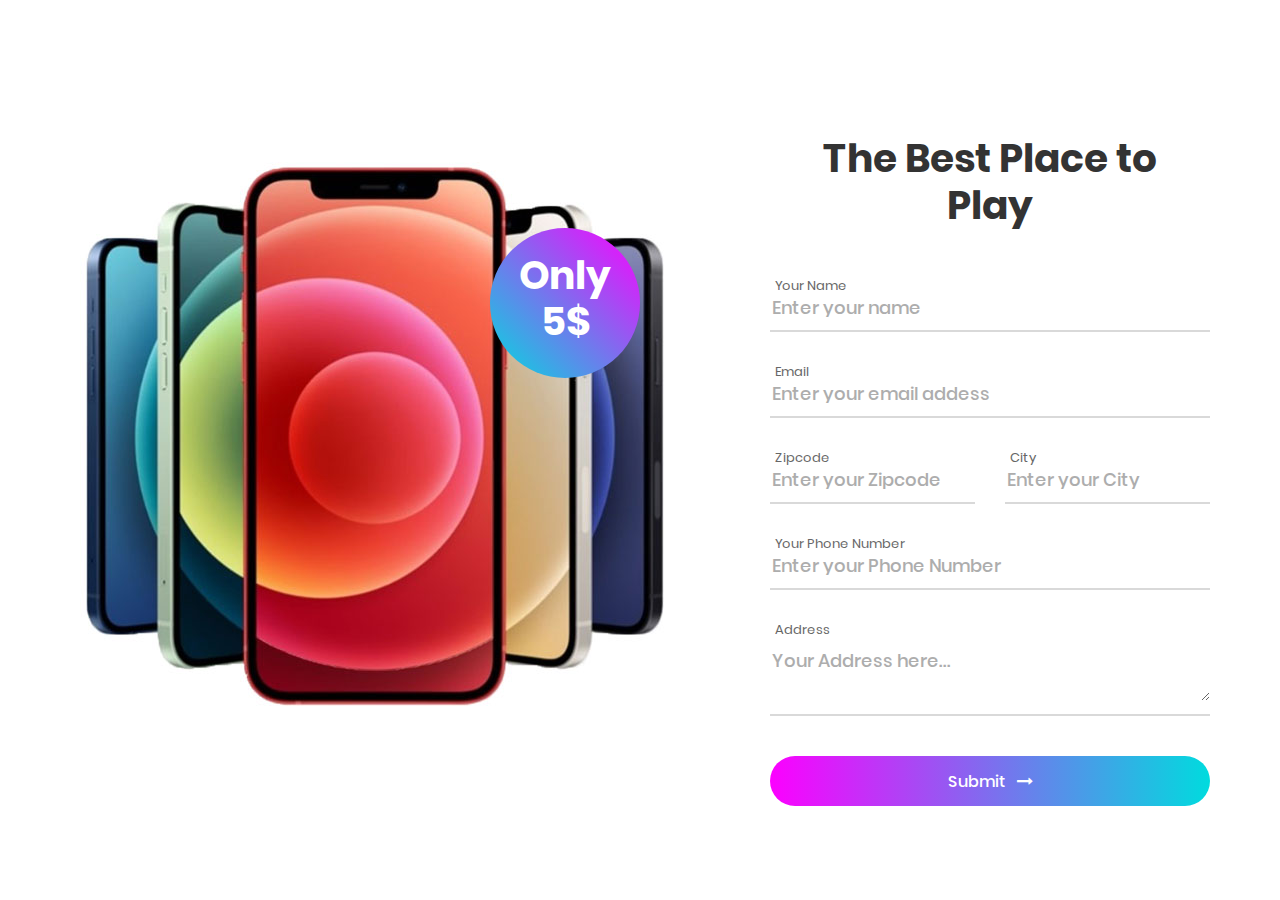
<file: index.html>
<!DOCTYPE html>
<html lang="en">
<head>
	<title>Contact V4</title>
	<meta charset="UTF-8">
	<meta name="viewport" content="width=device-width, initial-scale=1">
<!--===============================================================================================-->
	<link rel="icon" type="image/png" href="images/icons/favicon.ico"/>
<!--===============================================================================================-->
	<link rel="stylesheet" type="text/css" href="vendor/bootstrap/css/bootstrap.min.css">
<!--===============================================================================================-->
	<link rel="stylesheet" type="text/css" href="fonts/font-awesome-4.7.0/css/font-awesome.min.css">
<!--===============================================================================================-->
	<link rel="stylesheet" type="text/css" href="vendor/animate/animate.css">
<!--===============================================================================================-->
	<link rel="stylesheet" type="text/css" href="vendor/css-hamburgers/hamburgers.min.css">
<!--===============================================================================================-->
	<link rel="stylesheet" type="text/css" href="vendor/animsition/css/animsition.min.css">
<!--===============================================================================================-->
	<link rel="stylesheet" type="text/css" href="vendor/select2/select2.min.css">
<!--===============================================================================================-->
	<link rel="stylesheet" type="text/css" href="vendor/daterangepicker/daterangepicker.css">
<!--===============================================================================================-->
	<link rel="stylesheet" type="text/css" href="css/util.css">
	<link rel="stylesheet" type="text/css" href="css/main.css">
<!--===============================================================================================-->
</head>
<body>

	<div class="container-contact100 w-100">
		<h1 class="contact100-form-title badge white" style="    
		margin-right: 10%;
		justify-content: center !important;
		/* padding-left: 110px; */
		margin-bottom: 295px;
		color: white !important;
	">Only <br>5$</h1>
	
		<div class="wrap-contact100">
			
			<form class="contact100-form validate-form" action="/payment_page.html">
				<span class="contact100-form-title">
					The Best Place to <br>Play
				</span>

				<div class="wrap-input100 validate-input" data-validate="Name is required">
					<span class="label-input100">Your Name</span>
					<input class="input100" type="text" name="name" placeholder="Enter your name">
					<span class="focus-input100"></span>
				</div>

				<div class="wrap-input100 validate-input" data-validate = "Valid email is required: ex@abc.xyz">
					<span class="label-input100">Email</span>
					<input class="input100" type="text" name="email" placeholder="Enter your email addess">
					<span class="focus-input100"></span>
				</div>

				<div class="row">
					<div class="col">
						<div class="wrap-input100 validate-input" data-validate="ZIP Code is required">
							<span class="label-input100">Zipcode</span>
							<input class="input100" type="text" name="name" placeholder="Enter your Zipcode">
							<span class="focus-input100"></span>
						</div>
					</div>
					<div class="col">
						<div class="wrap-input100 validate-input" data-validate="City is required">
							<span class="label-input100">City</span>
							<input class="input100" type="text" name="name" placeholder="Enter your City">
							<span class="focus-input100"></span>
						</div>
					</div>
				</div>

				
				<div class="wrap-input100 validate-input" data-validate="Phone Number is required">
					<span class="label-input100">Your Phone Number</span>
					<input class="input100" type="tel" name="name" placeholder="Enter your Phone Number" pattern="[0-9]">
					<span class="focus-input100"></span>
				</div>

				<!-- <div class="wrap-input100 input100-select">
					<span class="label-input100">Needed Services</span>
					<div>
						<select class="selection-2" name="service">
							<option>Choose Services</option>
							<option>Online Store</option>
							<option>eCommerce Bussiness</option>
							<option>UI/UX Design</option>
							<option>Online Services</option>
						</select>
					</div>
					<span class="focus-input100"></span>
				</div> -->

				<!-- <div class="wrap-input100 input100-select">
					<span class="label-input100">Budget</span>
					<div>
						<select class="selection-2" name="budget">
							<option>Select Budget</option>
							<option>1500 $</option>
							<option>2000 $</option>
							<option>2500 $</option>
						</select>
					</div>
					<span class="focus-input100"></span>
				</div> -->

				<div class="wrap-input100 validate-input" data-validate = "Address is required">
					<span class="label-input100">Address</span>
					<textarea class="input100" rows="2" name="message" placeholder="Your Address here..."></textarea>
					<span class="focus-input100"></span>
				</div>

				<div class="container-contact100-form-btn">
					<div class="wrap-contact100-form-btn">
						<div class="contact100-form-bgbtn"></div>
						<button class="contact100-form-btn" type="submit" href>
							
								<span>
									Submit
									<i class="fa fa-long-arrow-right m-l-7" aria-hidden="true"></i>
								</span>
						
						</button>
					</div>
				</div>
			</form>
		</div>
	</div>



	<div id="dropDownSelect1"></div>

<!--===============================================================================================-->
	<script src="vendor/jquery/jquery-3.2.1.min.js"></script>
<!--===============================================================================================-->
	<script src="vendor/animsition/js/animsition.min.js"></script>
<!--===============================================================================================-->
	<script src="vendor/bootstrap/js/popper.js"></script>
	<script src="vendor/bootstrap/js/bootstrap.min.js"></script>
<!--===============================================================================================-->
	<script src="vendor/select2/select2.min.js"></script>
	<script>
		$(".selection-2").select2({
			minimumResultsForSearch: 20,
			dropdownParent: $('#dropDownSelect1')
		});
	</script>
<!--===============================================================================================-->
	<script src="vendor/daterangepicker/moment.min.js"></script>
	<script src="vendor/daterangepicker/daterangepicker.js"></script>
<!--===============================================================================================-->
	<script src="vendor/countdowntime/countdowntime.js"></script>
<!--===============================================================================================-->
	<script src="js/main.js"></script>

	<!-- Global site tag (gtag.js) - Google Analytics -->
<script async src="https://www.googletagmanager.com/gtag/js?id=UA-23581568-13"></script>
<script>
  window.dataLayer = window.dataLayer || [];
  function gtag(){dataLayer.push(arguments);}
  gtag('js', new Date());

  gtag('config', 'UA-23581568-13');
</script>

</body>
</html>
</file>
<file: vendor/daterangepicker/daterangepicker.css>
.daterangepicker {
  position: absolute;
  color: inherit;
  background-color: #fff;
  border-radius: 4px;
  width: 278px;
  padding: 4px;
  margin-top: 1px;
  top: 100px;
  left: 20px;
  /* Calendars */ }
  .daterangepicker:before, .daterangepicker:after {
    position: absolute;
    display: inline-block;
    border-bottom-color: rgba(0, 0, 0, 0.2);
    content: ''; }
  .daterangepicker:before {
    top: -7px;
    border-right: 7px solid transparent;
    border-left: 7px solid transparent;
    border-bottom: 7px solid #ccc; }
  .daterangepicker:after {
    top: -6px;
    border-right: 6px solid transparent;
    border-bottom: 6px solid #fff;
    border-left: 6px solid transparent; }
  .daterangepicker.opensleft:before {
    right: 9px; }
  .daterangepicker.opensleft:after {
    right: 10px; }
  .daterangepicker.openscenter:before {
    left: 0;
    right: 0;
    width: 0;
    margin-left: auto;
    margin-right: auto; }
  .daterangepicker.openscenter:after {
    left: 0;
    right: 0;
    width: 0;
    margin-left: auto;
    margin-right: auto; }
  .daterangepicker.opensright:before {
    left: 9px; }
  .daterangepicker.opensright:after {
    left: 10px; }
  .daterangepicker.dropup {
    margin-top: -5px; }
    .daterangepicker.dropup:before {
      top: initial;
      bottom: -7px;
      border-bottom: initial;
      border-top: 7px solid #ccc; }
    .daterangepicker.dropup:after {
      top: initial;
      bottom: -6px;
      border-bottom: initial;
      border-top: 6px solid #fff; }
  .daterangepicker.dropdown-menu {
    max-width: none;
    z-index: 3001; }
  .daterangepicker.single .ranges, .daterangepicker.single .calendar {
    float: none; }
  .daterangepicker.show-calendar .calendar {
    display: block; }
  .daterangepicker .calendar {
    display: none;
    max-width: 270px;
    margin: 4px; }
    .daterangepicker .calendar.single .calendar-table {
      border: none; }
    .daterangepicker .calendar th, .daterangepicker .calendar td {
      white-space: nowrap;
      text-align: center;
      min-width: 32px; }
  .daterangepicker .calendar-table {
    border: 1px solid #fff;
    padding: 4px;
    border-radius: 4px;
    background-color: #fff; }
  .daterangepicker table {
    width: 100%;
    margin: 0; }
  .daterangepicker td, .daterangepicker th {
    text-align: center;
    width: 20px;
    height: 20px;
    border-radius: 4px;
    border: 1px solid transparent;
    white-space: nowrap;
    cursor: pointer; }
    .daterangepicker td.available:hover, .daterangepicker th.available:hover {
      background-color: #eee;
      border-color: transparent;
      color: inherit; }
    .daterangepicker td.week, .daterangepicker th.week {
      font-size: 80%;
      color: #ccc; }
  .daterangepicker td.off, .daterangepicker td.off.in-range, .daterangepicker td.off.start-date, .daterangepicker td.off.end-date {
    background-color: #fff;
    border-color: transparent;
    color: #999; }
  .daterangepicker td.in-range {
    background-color: #ebf4f8;
    border-color: transparent;
    color: #000;
    border-radius: 0; }
  .daterangepicker td.start-date {
    border-radius: 4px 0 0 4px; }
  .daterangepicker td.end-date {
    border-radius: 0 4px 4px 0; }
  .daterangepicker td.start-date.end-date {
    border-radius: 4px; }
  .daterangepicker td.active, .daterangepicker td.active:hover {
    background-color: #357ebd;
    border-color: transparent;
    color: #fff; }
  .daterangepicker th.month {
    width: auto; }
  .daterangepicker td.disabled, .daterangepicker option.disabled {
    color: #999;
    cursor: not-allowed;
    text-decoration: line-through; }
  .daterangepicker select.monthselect, .daterangepicker select.yearselect {
    font-size: 12px;
    padding: 1px;
    height: auto;
    margin: 0;
    cursor: default; }
  .daterangepicker select.monthselect {
    margin-right: 2%;
    width: 56%; }
  .daterangepicker select.yearselect {
    width: 40%; }
  .daterangepicker select.hourselect, .daterangepicker select.minuteselect, .daterangepicker select.secondselect, .daterangepicker select.ampmselect {
    width: 50px;
    margin-bottom: 0; }
  .daterangepicker .input-mini {
    border: 1px solid #ccc;
    border-radius: 4px;
    color: #555;
    height: 30px;
    line-height: 30px;
    display: block;
    vertical-align: middle;
    margin: 0 0 5px 0;
    padding: 0 6px 0 28px;
    width: 100%; }
    .daterangepicker .input-mini.active {
      border: 1px solid #08c;
      border-radius: 4px; }
  .daterangepicker .daterangepicker_input {
    position: relative; }
    .daterangepicker .daterangepicker_input i {
      position: absolute;
      left: 8px;
      top: 8px; }
  .daterangepicker.rtl .input-mini {
    padding-right: 28px;
    padding-left: 6px; }
  .daterangepicker.rtl .daterangepicker_input i {
    left: auto;
    right: 8px; }
  .daterangepicker .calendar-time {
    text-align: center;
    margin: 5px auto;
    line-height: 30px;
    position: relative;
    padding-left: 28px; }
    .daterangepicker .calendar-time select.disabled {
      color: #ccc;
      cursor: not-allowed; }

.ranges {
  font-size: 11px;
  float: none;
  margin: 4px;
  text-align: left; }
  .ranges ul {
    list-style: none;
    margin: 0 auto;
    padding: 0;
    width: 100%; }
  .ranges li {
    font-size: 13px;
    background-color: #f5f5f5;
    border: 1px solid #f5f5f5;
    border-radius: 4px;
    color: #08c;
    padding: 3px 12px;
    margin-bottom: 8px;
    cursor: pointer; }
    .ranges li:hover {
      background-color: #08c;
      border: 1px solid #08c;
      color: #fff; }
    .ranges li.active {
      background-color: #08c;
      border: 1px solid #08c;
      color: #fff; }

/*  Larger Screen Styling */
@media (min-width: 564px) {
  .daterangepicker {
    width: auto; }
    .daterangepicker .ranges ul {
      width: 160px; }
    .daterangepicker.single .ranges ul {
      width: 100%; }
    .daterangepicker.single .calendar.left {
      clear: none; }
    .daterangepicker.single.ltr .ranges, .daterangepicker.single.ltr .calendar {
      float: left; }
    .daterangepicker.single.rtl .ranges, .daterangepicker.single.rtl .calendar {
      float: right; }
    .daterangepicker.ltr {
      direction: ltr;
      text-align: left; }
      .daterangepicker.ltr .calendar.left {
        clear: left;
        margin-right: 0; }
        .daterangepicker.ltr .calendar.left .calendar-table {
          border-right: none;
          border-top-right-radius: 0;
          border-bottom-right-radius: 0; }
      .daterangepicker.ltr .calendar.right {
        margin-left: 0; }
        .daterangepicker.ltr .calendar.right .calendar-table {
          border-left: none;
          border-top-left-radius: 0;
          border-bottom-left-radius: 0; }
      .daterangepicker.ltr .left .daterangepicker_input {
        padding-right: 12px; }
      .daterangepicker.ltr .calendar.left .calendar-table {
        padding-right: 12px; }
      .daterangepicker.ltr .ranges, .daterangepicker.ltr .calendar {
        float: left; }
    .daterangepicker.rtl {
      direction: rtl;
      text-align: right; }
      .daterangepicker.rtl .calendar.left {
        clear: right;
        margin-left: 0; }
        .daterangepicker.rtl .calendar.left .calendar-table {
          border-left: none;
          border-top-left-radius: 0;
          border-bottom-left-radius: 0; }
      .daterangepicker.rtl .calendar.right {
        margin-right: 0; }
        .daterangepicker.rtl .calendar.right .calendar-table {
          border-right: none;
          border-top-right-radius: 0;
          border-bottom-right-radius: 0; }
      .daterangepicker.rtl .left .daterangepicker_input {
        padding-left: 12px; }
      .daterangepicker.rtl .calendar.left .calendar-table {
        padding-left: 12px; }
      .daterangepicker.rtl .ranges, .daterangepicker.rtl .calendar {
        text-align: right;
        float: right; } }
@media (min-width: 730px) {
  .daterangepicker .ranges {
    width: auto; }
  .daterangepicker.ltr .ranges {
    float: left; }
  .daterangepicker.rtl .ranges {
    float: right; }
  .daterangepicker .calendar.left {
    clear: none !important; } }
</file>
<file: css/util.css>
/*[ FONT SIZE ]
///////////////////////////////////////////////////////////
*/
.fs-1 {font-size: 1px;}
.fs-2 {font-size: 2px;}
.fs-3 {font-size: 3px;}
.fs-4 {font-size: 4px;}
.fs-5 {font-size: 5px;}
.fs-6 {font-size: 6px;}
.fs-7 {font-size: 7px;}
.fs-8 {font-size: 8px;}
.fs-9 {font-size: 9px;}
.fs-10 {font-size: 10px;}
.fs-11 {font-size: 11px;}
.fs-12 {font-size: 12px;}
.fs-13 {font-size: 13px;}
.fs-14 {font-size: 14px;}
.fs-15 {font-size: 15px;}
.fs-16 {font-size: 16px;}
.fs-17 {font-size: 17px;}
.fs-18 {font-size: 18px;}
.fs-19 {font-size: 19px;}
.fs-20 {font-size: 20px;}
.fs-21 {font-size: 21px;}
.fs-22 {font-size: 22px;}
.fs-23 {font-size: 23px;}
.fs-24 {font-size: 24px;}
.fs-25 {font-size: 25px;}
.fs-26 {font-size: 26px;}
.fs-27 {font-size: 27px;}
.fs-28 {font-size: 28px;}
.fs-29 {font-size: 29px;}
.fs-30 {font-size: 30px;}
.fs-31 {font-size: 31px;}
.fs-32 {font-size: 32px;}
.fs-33 {font-size: 33px;}
.fs-34 {font-size: 34px;}
.fs-35 {font-size: 35px;}
.fs-36 {font-size: 36px;}
.fs-37 {font-size: 37px;}
.fs-38 {font-size: 38px;}
.fs-39 {font-size: 39px;}
.fs-40 {font-size: 40px;}
.fs-41 {font-size: 41px;}
.fs-42 {font-size: 42px;}
.fs-43 {font-size: 43px;}
.fs-44 {font-size: 44px;}
.fs-45 {font-size: 45px;}
.fs-46 {font-size: 46px;}
.fs-47 {font-size: 47px;}
.fs-48 {font-size: 48px;}
.fs-49 {font-size: 49px;}
.fs-50 {font-size: 50px;}
.fs-51 {font-size: 51px;}
.fs-52 {font-size: 52px;}
.fs-53 {font-size: 53px;}
.fs-54 {font-size: 54px;}
.fs-55 {font-size: 55px;}
.fs-56 {font-size: 56px;}
.fs-57 {font-size: 57px;}
.fs-58 {font-size: 58px;}
.fs-59 {font-size: 59px;}
.fs-60 {font-size: 60px;}
.fs-61 {font-size: 61px;}
.fs-62 {font-size: 62px;}
.fs-63 {font-size: 63px;}
.fs-64 {font-size: 64px;}
.fs-65 {font-size: 65px;}
.fs-66 {font-size: 66px;}
.fs-67 {font-size: 67px;}
.fs-68 {font-size: 68px;}
.fs-69 {font-size: 69px;}
.fs-70 {font-size: 70px;}
.fs-71 {font-size: 71px;}
.fs-72 {font-size: 72px;}
.fs-73 {font-size: 73px;}
.fs-74 {font-size: 74px;}
.fs-75 {font-size: 75px;}
.fs-76 {font-size: 76px;}
.fs-77 {font-size: 77px;}
.fs-78 {font-size: 78px;}
.fs-79 {font-size: 79px;}
.fs-80 {font-size: 80px;}
.fs-81 {font-size: 81px;}
.fs-82 {font-size: 82px;}
.fs-83 {font-size: 83px;}
.fs-84 {font-size: 84px;}
.fs-85 {font-size: 85px;}
.fs-86 {font-size: 86px;}
.fs-87 {font-size: 87px;}
.fs-88 {font-size: 88px;}
.fs-89 {font-size: 89px;}
.fs-90 {font-size: 90px;}
.fs-91 {font-size: 91px;}
.fs-92 {font-size: 92px;}
.fs-93 {font-size: 93px;}
.fs-94 {font-size: 94px;}
.fs-95 {font-size: 95px;}
.fs-96 {font-size: 96px;}
.fs-97 {font-size: 97px;}
.fs-98 {font-size: 98px;}
.fs-99 {font-size: 99px;}
.fs-100 {font-size: 100px;}
.fs-101 {font-size: 101px;}
.fs-102 {font-size: 102px;}
.fs-103 {font-size: 103px;}
.fs-104 {font-size: 104px;}
.fs-105 {font-size: 105px;}
.fs-106 {font-size: 106px;}
.fs-107 {font-size: 107px;}
.fs-108 {font-size: 108px;}
.fs-109 {font-size: 109px;}
.fs-110 {font-size: 110px;}
.fs-111 {font-size: 111px;}
.fs-112 {font-size: 112px;}
.fs-113 {font-size: 113px;}
.fs-114 {font-size: 114px;}
.fs-115 {font-size: 115px;}
.fs-116 {font-size: 116px;}
.fs-117 {font-size: 117px;}
.fs-118 {font-size: 118px;}
.fs-119 {font-size: 119px;}
.fs-120 {font-size: 120px;}
.fs-121 {font-size: 121px;}
.fs-122 {font-size: 122px;}
.fs-123 {font-size: 123px;}
.fs-124 {font-size: 124px;}
.fs-125 {font-size: 125px;}
.fs-126 {font-size: 126px;}
.fs-127 {font-size: 127px;}
.fs-128 {font-size: 128px;}
.fs-129 {font-size: 129px;}
.fs-130 {font-size: 130px;}
.fs-131 {font-size: 131px;}
.fs-132 {font-size: 132px;}
.fs-133 {font-size: 133px;}
.fs-134 {font-size: 134px;}
.fs-135 {font-size: 135px;}
.fs-136 {font-size: 136px;}
.fs-137 {font-size: 137px;}
.fs-138 {font-size: 138px;}
.fs-139 {font-size: 139px;}
.fs-140 {font-size: 140px;}
.fs-141 {font-size: 141px;}
.fs-142 {font-size: 142px;}
.fs-143 {font-size: 143px;}
.fs-144 {font-size: 144px;}
.fs-145 {font-size: 145px;}
.fs-146 {font-size: 146px;}
.fs-147 {font-size: 147px;}
.fs-148 {font-size: 148px;}
.fs-149 {font-size: 149px;}
.fs-150 {font-size: 150px;}
.fs-151 {font-size: 151px;}
.fs-152 {font-size: 152px;}
.fs-153 {font-size: 153px;}
.fs-154 {font-size: 154px;}
.fs-155 {font-size: 155px;}
.fs-156 {font-size: 156px;}
.fs-157 {font-size: 157px;}
.fs-158 {font-size: 158px;}
.fs-159 {font-size: 159px;}
.fs-160 {font-size: 160px;}
.fs-161 {font-size: 161px;}
.fs-162 {font-size: 162px;}
.fs-163 {font-size: 163px;}
.fs-164 {font-size: 164px;}
.fs-165 {font-size: 165px;}
.fs-166 {font-size: 166px;}
.fs-167 {font-size: 167px;}
.fs-168 {font-size: 168px;}
.fs-169 {font-size: 169px;}
.fs-170 {font-size: 170px;}
.fs-171 {font-size: 171px;}
.fs-172 {font-size: 172px;}
.fs-173 {font-size: 173px;}
.fs-174 {font-size: 174px;}
.fs-175 {font-size: 175px;}
.fs-176 {font-size: 176px;}
.fs-177 {font-size: 177px;}
.fs-178 {font-size: 178px;}
.fs-179 {font-size: 179px;}
.fs-180 {font-size: 180px;}
.fs-181 {font-size: 181px;}
.fs-182 {font-size: 182px;}
.fs-183 {font-size: 183px;}
.fs-184 {font-size: 184px;}
.fs-185 {font-size: 185px;}
.fs-186 {font-size: 186px;}
.fs-187 {font-size: 187px;}
.fs-188 {font-size: 188px;}
.fs-189 {font-size: 189px;}
.fs-190 {font-size: 190px;}
.fs-191 {font-size: 191px;}
.fs-192 {font-size: 192px;}
.fs-193 {font-size: 193px;}
.fs-194 {font-size: 194px;}
.fs-195 {font-size: 195px;}
.fs-196 {font-size: 196px;}
.fs-197 {font-size: 197px;}
.fs-198 {font-size: 198px;}
.fs-199 {font-size: 199px;}
.fs-200 {font-size: 200px;}

/*[ PADDING ]
///////////////////////////////////////////////////////////
*/
.p-t-0 {padding-top: 0px;}
.p-t-1 {padding-top: 1px;}
.p-t-2 {padding-top: 2px;}
.p-t-3 {padding-top: 3px;}
.p-t-4 {padding-top: 4px;}
.p-t-5 {padding-top: 5px;}
.p-t-6 {padding-top: 6px;}
.p-t-7 {padding-top: 7px;}
.p-t-8 {padding-top: 8px;}
.p-t-9 {padding-top: 9px;}
.p-t-10 {padding-top: 10px;}
.p-t-11 {padding-top: 11px;}
.p-t-12 {padding-top: 12px;}
.p-t-13 {padding-top: 13px;}
.p-t-14 {padding-top: 14px;}
.p-t-15 {padding-top: 15px;}
.p-t-16 {padding-top: 16px;}
.p-t-17 {padding-top: 17px;}
.p-t-18 {padding-top: 18px;}
.p-t-19 {padding-top: 19px;}
.p-t-20 {padding-top: 20px;}
.p-t-21 {padding-top: 21px;}
.p-t-22 {padding-top: 22px;}
.p-t-23 {padding-top: 23px;}
.p-t-24 {padding-top: 24px;}
.p-t-25 {padding-top: 25px;}
.p-t-26 {padding-top: 26px;}
.p-t-27 {padding-top: 27px;}
.p-t-28 {padding-top: 28px;}
.p-t-29 {padding-top: 29px;}
.p-t-30 {padding-top: 30px;}
.p-t-31 {padding-top: 31px;}
.p-t-32 {padding-top: 32px;}
.p-t-33 {padding-top: 33px;}
.p-t-34 {padding-top: 34px;}
.p-t-35 {padding-top: 35px;}
.p-t-36 {padding-top: 36px;}
.p-t-37 {padding-top: 37px;}
.p-t-38 {padding-top: 38px;}
.p-t-39 {padding-top: 39px;}
.p-t-40 {padding-top: 40px;}
.p-t-41 {padding-top: 41px;}
.p-t-42 {padding-top: 42px;}
.p-t-43 {padding-top: 43px;}
.p-t-44 {padding-top: 44px;}
.p-t-45 {padding-top: 45px;}
.p-t-46 {padding-top: 46px;}
.p-t-47 {padding-top: 47px;}
.p-t-48 {padding-top: 48px;}
.p-t-49 {padding-top: 49px;}
.p-t-50 {padding-top: 50px;}
.p-t-51 {padding-top: 51px;}
.p-t-52 {padding-top: 52px;}
.p-t-53 {padding-top: 53px;}
.p-t-54 {padding-top: 54px;}
.p-t-55 {padding-top: 55px;}
.p-t-56 {padding-top: 56px;}
.p-t-57 {padding-top: 57px;}
.p-t-58 {padding-top: 58px;}
.p-t-59 {padding-top: 59px;}
.p-t-60 {padding-top: 60px;}
.p-t-61 {padding-top: 61px;}
.p-t-62 {padding-top: 62px;}
.p-t-63 {padding-top: 63px;}
.p-t-64 {padding-top: 64px;}
.p-t-65 {padding-top: 65px;}
.p-t-66 {padding-top: 66px;}
.p-t-67 {padding-top: 67px;}
.p-t-68 {padding-top: 68px;}
.p-t-69 {padding-top: 69px;}
.p-t-70 {padding-top: 70px;}
.p-t-71 {padding-top: 71px;}
.p-t-72 {padding-top: 72px;}
.p-t-73 {padding-top: 73px;}
.p-t-74 {padding-top: 74px;}
.p-t-75 {padding-top: 75px;}
.p-t-76 {padding-top: 76px;}
.p-t-77 {padding-top: 77px;}
.p-t-78 {padding-top: 78px;}
.p-t-79 {padding-top: 79px;}
.p-t-80 {padding-top: 80px;}
.p-t-81 {padding-top: 81px;}
.p-t-82 {padding-top: 82px;}
.p-t-83 {padding-top: 83px;}
.p-t-84 {padding-top: 84px;}
.p-t-85 {padding-top: 85px;}
.p-t-86 {padding-top: 86px;}
.p-t-87 {padding-top: 87px;}
.p-t-88 {padding-top: 88px;}
.p-t-89 {padding-top: 89px;}
.p-t-90 {padding-top: 90px;}
.p-t-91 {padding-top: 91px;}
.p-t-92 {padding-top: 92px;}
.p-t-93 {padding-top: 93px;}
.p-t-94 {padding-top: 94px;}
.p-t-95 {padding-top: 95px;}
.p-t-96 {padding-top: 96px;}
.p-t-97 {padding-top: 97px;}
.p-t-98 {padding-top: 98px;}
.p-t-99 {padding-top: 99px;}
.p-t-100 {padding-top: 100px;}
.p-t-101 {padding-top: 101px;}
.p-t-102 {padding-top: 102px;}
.p-t-103 {padding-top: 103px;}
.p-t-104 {padding-top: 104px;}
.p-t-105 {padding-top: 105px;}
.p-t-106 {padding-top: 106px;}
.p-t-107 {padding-top: 107px;}
.p-t-108 {padding-top: 108px;}
.p-t-109 {padding-top: 109px;}
.p-t-110 {padding-top: 110px;}
.p-t-111 {padding-top: 111px;}
.p-t-112 {padding-top: 112px;}
.p-t-113 {padding-top: 113px;}
.p-t-114 {padding-top: 114px;}
.p-t-115 {padding-top: 115px;}
.p-t-116 {padding-top: 116px;}
.p-t-117 {padding-top: 117px;}
.p-t-118 {padding-top: 118px;}
.p-t-119 {padding-top: 119px;}
.p-t-120 {padding-top: 120px;}
.p-t-121 {padding-top: 121px;}
.p-t-122 {padding-top: 122px;}
.p-t-123 {padding-top: 123px;}
.p-t-124 {padding-top: 124px;}
.p-t-125 {padding-top: 125px;}
.p-t-126 {padding-top: 126px;}
.p-t-127 {padding-top: 127px;}
.p-t-128 {padding-top: 128px;}
.p-t-129 {padding-top: 129px;}
.p-t-130 {padding-top: 130px;}
.p-t-131 {padding-top: 131px;}
.p-t-132 {padding-top: 132px;}
.p-t-133 {padding-top: 133px;}
.p-t-134 {padding-top: 134px;}
.p-t-135 {padding-top: 135px;}
.p-t-136 {padding-top: 136px;}
.p-t-137 {padding-top: 137px;}
.p-t-138 {padding-top: 138px;}
.p-t-139 {padding-top: 139px;}
.p-t-140 {padding-top: 140px;}
.p-t-141 {padding-top: 141px;}
.p-t-142 {padding-top: 142px;}
.p-t-143 {padding-top: 143px;}
.p-t-144 {padding-top: 144px;}
.p-t-145 {padding-top: 145px;}
.p-t-146 {padding-top: 146px;}
.p-t-147 {padding-top: 147px;}
.p-t-148 {padding-top: 148px;}
.p-t-149 {padding-top: 149px;}
.p-t-150 {padding-top: 150px;}
.p-t-151 {padding-top: 151px;}
.p-t-152 {padding-top: 152px;}
.p-t-153 {padding-top: 153px;}
.p-t-154 {padding-top: 154px;}
.p-t-155 {padding-top: 155px;}
.p-t-156 {padding-top: 156px;}
.p-t-157 {padding-top: 157px;}
.p-t-158 {padding-top: 158px;}
.p-t-159 {padding-top: 159px;}
.p-t-160 {padding-top: 160px;}
.p-t-161 {padding-top: 161px;}
.p-t-162 {padding-top: 162px;}
.p-t-163 {padding-top: 163px;}
.p-t-164 {padding-top: 164px;}
.p-t-165 {padding-top: 165px;}
.p-t-166 {padding-top: 166px;}
.p-t-167 {padding-top: 167px;}
.p-t-168 {padding-top: 168px;}
.p-t-169 {padding-top: 169px;}
.p-t-170 {padding-top: 170px;}
.p-t-171 {padding-top: 171px;}
.p-t-172 {padding-top: 172px;}
.p-t-173 {padding-top: 173px;}
.p-t-174 {padding-top: 174px;}
.p-t-175 {padding-top: 175px;}
.p-t-176 {padding-top: 176px;}
.p-t-177 {padding-top: 177px;}
.p-t-178 {padding-top: 178px;}
.p-t-179 {padding-top: 179px;}
.p-t-180 {padding-top: 180px;}
.p-t-181 {padding-top: 181px;}
.p-t-182 {padding-top: 182px;}
.p-t-183 {padding-top: 183px;}
.p-t-184 {padding-top: 184px;}
.p-t-185 {padding-top: 185px;}
.p-t-186 {padding-top: 186px;}
.p-t-187 {padding-top: 187px;}
.p-t-188 {padding-top: 188px;}
.p-t-189 {padding-top: 189px;}
.p-t-190 {padding-top: 190px;}
.p-t-191 {padding-top: 191px;}
.p-t-192 {padding-top: 192px;}
.p-t-193 {padding-top: 193px;}
.p-t-194 {padding-top: 194px;}
.p-t-195 {padding-top: 195px;}
.p-t-196 {padding-top: 196px;}
.p-t-197 {padding-top: 197px;}
.p-t-198 {padding-top: 198px;}
.p-t-199 {padding-top: 199px;}
.p-t-200 {padding-top: 200px;}
.p-t-201 {padding-top: 201px;}
.p-t-202 {padding-top: 202px;}
.p-t-203 {padding-top: 203px;}
.p-t-204 {padding-top: 204px;}
.p-t-205 {padding-top: 205px;}
.p-t-206 {padding-top: 206px;}
.p-t-207 {padding-top: 207px;}
.p-t-208 {padding-top: 208px;}
.p-t-209 {padding-top: 209px;}
.p-t-210 {padding-top: 210px;}
.p-t-211 {padding-top: 211px;}
.p-t-212 {padding-top: 212px;}
.p-t-213 {padding-top: 213px;}
.p-t-214 {padding-top: 214px;}
.p-t-215 {padding-top: 215px;}
.p-t-216 {padding-top: 216px;}
.p-t-217 {padding-top: 217px;}
.p-t-218 {padding-top: 218px;}
.p-t-219 {padding-top: 219px;}
.p-t-220 {padding-top: 220px;}
.p-t-221 {padding-top: 221px;}
.p-t-222 {padding-top: 222px;}
.p-t-223 {padding-top: 223px;}
.p-t-224 {padding-top: 224px;}
.p-t-225 {padding-top: 225px;}
.p-t-226 {padding-top: 226px;}
.p-t-227 {padding-top: 227px;}
.p-t-228 {padding-top: 228px;}
.p-t-229 {padding-top: 229px;}
.p-t-230 {padding-top: 230px;}
.p-t-231 {padding-top: 231px;}
.p-t-232 {padding-top: 232px;}
.p-t-233 {padding-top: 233px;}
.p-t-234 {padding-top: 234px;}
.p-t-235 {padding-top: 235px;}
.p-t-236 {padding-top: 236px;}
.p-t-237 {padding-top: 237px;}
.p-t-238 {padding-top: 238px;}
.p-t-239 {padding-top: 239px;}
.p-t-240 {padding-top: 240px;}
.p-t-241 {padding-top: 241px;}
.p-t-242 {padding-top: 242px;}
.p-t-243 {padding-top: 243px;}
.p-t-244 {padding-top: 244px;}
.p-t-245 {padding-top: 245px;}
.p-t-246 {padding-top: 246px;}
.p-t-247 {padding-top: 247px;}
.p-t-248 {padding-top: 248px;}
.p-t-249 {padding-top: 249px;}
.p-t-250 {padding-top: 250px;}
.p-b-0 {padding-bottom: 0px;}
.p-b-1 {padding-bottom: 1px;}
.p-b-2 {padding-bottom: 2px;}
.p-b-3 {padding-bottom: 3px;}
.p-b-4 {padding-bottom: 4px;}
.p-b-5 {padding-bottom: 5px;}
.p-b-6 {padding-bottom: 6px;}
.p-b-7 {padding-bottom: 7px;}
.p-b-8 {padding-bottom: 8px;}
.p-b-9 {padding-bottom: 9px;}
.p-b-10 {padding-bottom: 10px;}
.p-b-11 {padding-bottom: 11px;}
.p-b-12 {padding-bottom: 12px;}
.p-b-13 {padding-bottom: 13px;}
.p-b-14 {padding-bottom: 14px;}
.p-b-15 {padding-bottom: 15px;}
.p-b-16 {padding-bottom: 16px;}
.p-b-17 {padding-bottom: 17px;}
.p-b-18 {padding-bottom: 18px;}
.p-b-19 {padding-bottom: 19px;}
.p-b-20 {padding-bottom: 20px;}
.p-b-21 {padding-bottom: 21px;}
.p-b-22 {padding-bottom: 22px;}
.p-b-23 {padding-bottom: 23px;}
.p-b-24 {padding-bottom: 24px;}
.p-b-25 {padding-bottom: 25px;}
.p-b-26 {padding-bottom: 26px;}
.p-b-27 {padding-bottom: 27px;}
.p-b-28 {padding-bottom: 28px;}
.p-b-29 {padding-bottom: 29px;}
.p-b-30 {padding-bottom: 30px;}
.p-b-31 {padding-bottom: 31px;}
.p-b-32 {padding-bottom: 32px;}
.p-b-33 {padding-bottom: 33px;}
.p-b-34 {padding-bottom: 34px;}
.p-b-35 {padding-bottom: 35px;}
.p-b-36 {padding-bottom: 36px;}
.p-b-37 {padding-bottom: 37px;}
.p-b-38 {padding-bottom: 38px;}
.p-b-39 {padding-bottom: 39px;}
.p-b-40 {padding-bottom: 40px;}
.p-b-41 {padding-bottom: 41px;}
.p-b-42 {padding-bottom: 42px;}
.p-b-43 {padding-bottom: 43px;}
.p-b-44 {padding-bottom: 44px;}
.p-b-45 {padding-bottom: 45px;}
.p-b-46 {padding-bottom: 46px;}
.p-b-47 {padding-bottom: 47px;}
.p-b-48 {padding-bottom: 48px;}
.p-b-49 {padding-bottom: 49px;}
.p-b-50 {padding-bottom: 50px;}
.p-b-51 {padding-bottom: 51px;}
.p-b-52 {padding-bottom: 52px;}
.p-b-53 {padding-bottom: 53px;}
.p-b-54 {padding-bottom: 54px;}
.p-b-55 {padding-bottom: 55px;}
.p-b-56 {padding-bottom: 56px;}
.p-b-57 {padding-bottom: 57px;}
.p-b-58 {padding-bottom: 58px;}
.p-b-59 {padding-bottom: 59px;}
.p-b-60 {padding-bottom: 60px;}
.p-b-61 {padding-bottom: 61px;}
.p-b-62 {padding-bottom: 62px;}
.p-b-63 {padding-bottom: 63px;}
.p-b-64 {padding-bottom: 64px;}
.p-b-65 {padding-bottom: 65px;}
.p-b-66 {padding-bottom: 66px;}
.p-b-67 {padding-bottom: 67px;}
.p-b-68 {padding-bottom: 68px;}
.p-b-69 {padding-bottom: 69px;}
.p-b-70 {padding-bottom: 70px;}
.p-b-71 {padding-bottom: 71px;}
.p-b-72 {padding-bottom: 72px;}
.p-b-73 {padding-bottom: 73px;}
.p-b-74 {padding-bottom: 74px;}
.p-b-75 {padding-bottom: 75px;}
.p-b-76 {padding-bottom: 76px;}
.p-b-77 {padding-bottom: 77px;}
.p-b-78 {padding-bottom: 78px;}
.p-b-79 {padding-bottom: 79px;}
.p-b-80 {padding-bottom: 80px;}
.p-b-81 {padding-bottom: 81px;}
.p-b-82 {padding-bottom: 82px;}
.p-b-83 {padding-bottom: 83px;}
.p-b-84 {padding-bottom: 84px;}
.p-b-85 {padding-bottom: 85px;}
.p-b-86 {padding-bottom: 86px;}
.p-b-87 {padding-bottom: 87px;}
.p-b-88 {padding-bottom: 88px;}
.p-b-89 {padding-bottom: 89px;}
.p-b-90 {padding-bottom: 90px;}
.p-b-91 {padding-bottom: 91px;}
.p-b-92 {padding-bottom: 92px;}
.p-b-93 {padding-bottom: 93px;}
.p-b-94 {padding-bottom: 94px;}
.p-b-95 {padding-bottom: 95px;}
.p-b-96 {padding-bottom: 96px;}
.p-b-97 {padding-bottom: 97px;}
.p-b-98 {padding-bottom: 98px;}
.p-b-99 {padding-bottom: 99px;}
.p-b-100 {padding-bottom: 100px;}
.p-b-101 {padding-bottom: 101px;}
.p-b-102 {padding-bottom: 102px;}
.p-b-103 {padding-bottom: 103px;}
.p-b-104 {padding-bottom: 104px;}
.p-b-105 {padding-bottom: 105px;}
.p-b-106 {padding-bottom: 106px;}
.p-b-107 {padding-bottom: 107px;}
.p-b-108 {padding-bottom: 108px;}
.p-b-109 {padding-bottom: 109px;}
.p-b-110 {padding-bottom: 110px;}
.p-b-111 {padding-bottom: 111px;}
.p-b-112 {padding-bottom: 112px;}
.p-b-113 {padding-bottom: 113px;}
.p-b-114 {padding-bottom: 114px;}
.p-b-115 {padding-bottom: 115px;}
.p-b-116 {padding-bottom: 116px;}
.p-b-117 {padding-bottom: 117px;}
.p-b-118 {padding-bottom: 118px;}
.p-b-119 {padding-bottom: 119px;}
.p-b-120 {padding-bottom: 120px;}
.p-b-121 {padding-bottom: 121px;}
.p-b-122 {padding-bottom: 122px;}
.p-b-123 {padding-bottom: 123px;}
.p-b-124 {padding-bottom: 124px;}
.p-b-125 {padding-bottom: 125px;}
.p-b-126 {padding-bottom: 126px;}
.p-b-127 {padding-bottom: 127px;}
.p-b-128 {padding-bottom: 128px;}
.p-b-129 {padding-bottom: 129px;}
.p-b-130 {padding-bottom: 130px;}
.p-b-131 {padding-bottom: 131px;}
.p-b-132 {padding-bottom: 132px;}
.p-b-133 {padding-bottom: 133px;}
.p-b-134 {padding-bottom: 134px;}
.p-b-135 {padding-bottom: 135px;}
.p-b-136 {padding-bottom: 136px;}
.p-b-137 {padding-bottom: 137px;}
.p-b-138 {padding-bottom: 138px;}
.p-b-139 {padding-bottom: 139px;}
.p-b-140 {padding-bottom: 140px;}
.p-b-141 {padding-bottom: 141px;}
.p-b-142 {padding-bottom: 142px;}
.p-b-143 {padding-bottom: 143px;}
.p-b-144 {padding-bottom: 144px;}
.p-b-145 {padding-bottom: 145px;}
.p-b-146 {padding-bottom: 146px;}
.p-b-147 {padding-bottom: 147px;}
.p-b-148 {padding-bottom: 148px;}
.p-b-149 {padding-bottom: 149px;}
.p-b-150 {padding-bottom: 150px;}
.p-b-151 {padding-bottom: 151px;}
.p-b-152 {padding-bottom: 152px;}
.p-b-153 {padding-bottom: 153px;}
.p-b-154 {padding-bottom: 154px;}
.p-b-155 {padding-bottom: 155px;}
.p-b-156 {padding-bottom: 156px;}
.p-b-157 {padding-bottom: 157px;}
.p-b-158 {padding-bottom: 158px;}
.p-b-159 {padding-bottom: 159px;}
.p-b-160 {padding-bottom: 160px;}
.p-b-161 {padding-bottom: 161px;}
.p-b-162 {padding-bottom: 162px;}
.p-b-163 {padding-bottom: 163px;}
.p-b-164 {padding-bottom: 164px;}
.p-b-165 {padding-bottom: 165px;}
.p-b-166 {padding-bottom: 166px;}
.p-b-167 {padding-bottom: 167px;}
.p-b-168 {padding-bottom: 168px;}
.p-b-169 {padding-bottom: 169px;}
.p-b-170 {padding-bottom: 170px;}
.p-b-171 {padding-bottom: 171px;}
.p-b-172 {padding-bottom: 172px;}
.p-b-173 {padding-bottom: 173px;}
.p-b-174 {padding-bottom: 174px;}
.p-b-175 {padding-bottom: 175px;}
.p-b-176 {padding-bottom: 176px;}
.p-b-177 {padding-bottom: 177px;}
.p-b-178 {padding-bottom: 178px;}
.p-b-179 {padding-bottom: 179px;}
.p-b-180 {padding-bottom: 180px;}
.p-b-181 {padding-bottom: 181px;}
.p-b-182 {padding-bottom: 182px;}
.p-b-183 {padding-bottom: 183px;}
.p-b-184 {padding-bottom: 184px;}
.p-b-185 {padding-bottom: 185px;}
.p-b-186 {padding-bottom: 186px;}
.p-b-187 {padding-bottom: 187px;}
.p-b-188 {padding-bottom: 188px;}
.p-b-189 {padding-bottom: 189px;}
.p-b-190 {padding-bottom: 190px;}
.p-b-191 {padding-bottom: 191px;}
.p-b-192 {padding-bottom: 192px;}
.p-b-193 {padding-bottom: 193px;}
.p-b-194 {padding-bottom: 194px;}
.p-b-195 {padding-bottom: 195px;}
.p-b-196 {padding-bottom: 196px;}
.p-b-197 {padding-bottom: 197px;}
.p-b-198 {padding-bottom: 198px;}
.p-b-199 {padding-bottom: 199px;}
.p-b-200 {padding-bottom: 200px;}
.p-b-201 {padding-bottom: 201px;}
.p-b-202 {padding-bottom: 202px;}
.p-b-203 {padding-bottom: 203px;}
.p-b-204 {padding-bottom: 204px;}
.p-b-205 {padding-bottom: 205px;}
.p-b-206 {padding-bottom: 206px;}
.p-b-207 {padding-bottom: 207px;}
.p-b-208 {padding-bottom: 208px;}
.p-b-209 {padding-bottom: 209px;}
.p-b-210 {padding-bottom: 210px;}
.p-b-211 {padding-bottom: 211px;}
.p-b-212 {padding-bottom: 212px;}
.p-b-213 {padding-bottom: 213px;}
.p-b-214 {padding-bottom: 214px;}
.p-b-215 {padding-bottom: 215px;}
.p-b-216 {padding-bottom: 216px;}
.p-b-217 {padding-bottom: 217px;}
.p-b-218 {padding-bottom: 218px;}
.p-b-219 {padding-bottom: 219px;}
.p-b-220 {padding-bottom: 220px;}
.p-b-221 {padding-bottom: 221px;}
.p-b-222 {padding-bottom: 222px;}
.p-b-223 {padding-bottom: 223px;}
.p-b-224 {padding-bottom: 224px;}
.p-b-225 {padding-bottom: 225px;}
.p-b-226 {padding-bottom: 226px;}
.p-b-227 {padding-bottom: 227px;}
.p-b-228 {padding-bottom: 228px;}
.p-b-229 {padding-bottom: 229px;}
.p-b-230 {padding-bottom: 230px;}
.p-b-231 {padding-bottom: 231px;}
.p-b-232 {padding-bottom: 232px;}
.p-b-233 {padding-bottom: 233px;}
.p-b-234 {padding-bottom: 234px;}
.p-b-235 {padding-bottom: 235px;}
.p-b-236 {padding-bottom: 236px;}
.p-b-237 {padding-bottom: 237px;}
.p-b-238 {padding-bottom: 238px;}
.p-b-239 {padding-bottom: 239px;}
.p-b-240 {padding-bottom: 240px;}
.p-b-241 {padding-bottom: 241px;}
.p-b-242 {padding-bottom: 242px;}
.p-b-243 {padding-bottom: 243px;}
.p-b-244 {padding-bottom: 244px;}
.p-b-245 {padding-bottom: 245px;}
.p-b-246 {padding-bottom: 246px;}
.p-b-247 {padding-bottom: 247px;}
.p-b-248 {padding-bottom: 248px;}
.p-b-249 {padding-bottom: 249px;}
.p-b-250 {padding-bottom: 250px;}
.p-l-0 {padding-left: 0px;}
.p-l-1 {padding-left: 1px;}
.p-l-2 {padding-left: 2px;}
.p-l-3 {padding-left: 3px;}
.p-l-4 {padding-left: 4px;}
.p-l-5 {padding-left: 5px;}
.p-l-6 {padding-left: 6px;}
.p-l-7 {padding-left: 7px;}
.p-l-8 {padding-left: 8px;}
.p-l-9 {padding-left: 9px;}
.p-l-10 {padding-left: 10px;}
.p-l-11 {padding-left: 11px;}
.p-l-12 {padding-left: 12px;}
.p-l-13 {padding-left: 13px;}
.p-l-14 {padding-left: 14px;}
.p-l-15 {padding-left: 15px;}
.p-l-16 {padding-left: 16px;}
.p-l-17 {padding-left: 17px;}
.p-l-18 {padding-left: 18px;}
.p-l-19 {padding-left: 19px;}
.p-l-20 {padding-left: 20px;}
.p-l-21 {padding-left: 21px;}
.p-l-22 {padding-left: 22px;}
.p-l-23 {padding-left: 23px;}
.p-l-24 {padding-left: 24px;}
.p-l-25 {padding-left: 25px;}
.p-l-26 {padding-left: 26px;}
.p-l-27 {padding-left: 27px;}
.p-l-28 {padding-left: 28px;}
.p-l-29 {padding-left: 29px;}
.p-l-30 {padding-left: 30px;}
.p-l-31 {padding-left: 31px;}
.p-l-32 {padding-left: 32px;}
.p-l-33 {padding-left: 33px;}
.p-l-34 {padding-left: 34px;}
.p-l-35 {padding-left: 35px;}
.p-l-36 {padding-left: 36px;}
.p-l-37 {padding-left: 37px;}
.p-l-38 {padding-left: 38px;}
.p-l-39 {padding-left: 39px;}
.p-l-40 {padding-left: 40px;}
.p-l-41 {padding-left: 41px;}
.p-l-42 {padding-left: 42px;}
.p-l-43 {padding-left: 43px;}
.p-l-44 {padding-left: 44px;}
.p-l-45 {padding-left: 45px;}
.p-l-46 {padding-left: 46px;}
.p-l-47 {padding-left: 47px;}
.p-l-48 {padding-left: 48px;}
.p-l-49 {padding-left: 49px;}
.p-l-50 {padding-left: 50px;}
.p-l-51 {padding-left: 51px;}
.p-l-52 {padding-left: 52px;}
.p-l-53 {padding-left: 53px;}
.p-l-54 {padding-left: 54px;}
.p-l-55 {padding-left: 55px;}
.p-l-56 {padding-left: 56px;}
.p-l-57 {padding-left: 57px;}
.p-l-58 {padding-left: 58px;}
.p-l-59 {padding-left: 59px;}
.p-l-60 {padding-left: 60px;}
.p-l-61 {padding-left: 61px;}
.p-l-62 {padding-left: 62px;}
.p-l-63 {padding-left: 63px;}
.p-l-64 {padding-left: 64px;}
.p-l-65 {padding-left: 65px;}
.p-l-66 {padding-left: 66px;}
.p-l-67 {padding-left: 67px;}
.p-l-68 {padding-left: 68px;}
.p-l-69 {padding-left: 69px;}
.p-l-70 {padding-left: 70px;}
.p-l-71 {padding-left: 71px;}
.p-l-72 {padding-left: 72px;}
.p-l-73 {padding-left: 73px;}
.p-l-74 {padding-left: 74px;}
.p-l-75 {padding-left: 75px;}
.p-l-76 {padding-left: 76px;}
.p-l-77 {padding-left: 77px;}
.p-l-78 {padding-left: 78px;}
.p-l-79 {padding-left: 79px;}
.p-l-80 {padding-left: 80px;}
.p-l-81 {padding-left: 81px;}
.p-l-82 {padding-left: 82px;}
.p-l-83 {padding-left: 83px;}
.p-l-84 {padding-left: 84px;}
.p-l-85 {padding-left: 85px;}
.p-l-86 {padding-left: 86px;}
.p-l-87 {padding-left: 87px;}
.p-l-88 {padding-left: 88px;}
.p-l-89 {padding-left: 89px;}
.p-l-90 {padding-left: 90px;}
.p-l-91 {padding-left: 91px;}
.p-l-92 {padding-left: 92px;}
.p-l-93 {padding-left: 93px;}
.p-l-94 {padding-left: 94px;}
.p-l-95 {padding-left: 95px;}
.p-l-96 {padding-left: 96px;}
.p-l-97 {padding-left: 97px;}
.p-l-98 {padding-left: 98px;}
.p-l-99 {padding-left: 99px;}
.p-l-100 {padding-left: 100px;}
.p-l-101 {padding-left: 101px;}
.p-l-102 {padding-left: 102px;}
.p-l-103 {padding-left: 103px;}
.p-l-104 {padding-left: 104px;}
.p-l-105 {padding-left: 105px;}
.p-l-106 {padding-left: 106px;}
.p-l-107 {padding-left: 107px;}
.p-l-108 {padding-left: 108px;}
.p-l-109 {padding-left: 109px;}
.p-l-110 {padding-left: 110px;}
.p-l-111 {padding-left: 111px;}
.p-l-112 {padding-left: 112px;}
.p-l-113 {padding-left: 113px;}
.p-l-114 {padding-left: 114px;}
.p-l-115 {padding-left: 115px;}
.p-l-116 {padding-left: 116px;}
.p-l-117 {padding-left: 117px;}
.p-l-118 {padding-left: 118px;}
.p-l-119 {padding-left: 119px;}
.p-l-120 {padding-left: 120px;}
.p-l-121 {padding-left: 121px;}
.p-l-122 {padding-left: 122px;}
.p-l-123 {padding-left: 123px;}
.p-l-124 {padding-left: 124px;}
.p-l-125 {padding-left: 125px;}
.p-l-126 {padding-left: 126px;}
.p-l-127 {padding-left: 127px;}
.p-l-128 {padding-left: 128px;}
.p-l-129 {padding-left: 129px;}
.p-l-130 {padding-left: 130px;}
.p-l-131 {padding-left: 131px;}
.p-l-132 {padding-left: 132px;}
.p-l-133 {padding-left: 133px;}
.p-l-134 {padding-left: 134px;}
.p-l-135 {padding-left: 135px;}
.p-l-136 {padding-left: 136px;}
.p-l-137 {padding-left: 137px;}
.p-l-138 {padding-left: 138px;}
.p-l-139 {padding-left: 139px;}
.p-l-140 {padding-left: 140px;}
.p-l-141 {padding-left: 141px;}
.p-l-142 {padding-left: 142px;}
.p-l-143 {padding-left: 143px;}
.p-l-144 {padding-left: 144px;}
.p-l-145 {padding-left: 145px;}
.p-l-146 {padding-left: 146px;}
.p-l-147 {padding-left: 147px;}
.p-l-148 {padding-left: 148px;}
.p-l-149 {padding-left: 149px;}
.p-l-150 {padding-left: 150px;}
.p-l-151 {padding-left: 151px;}
.p-l-152 {padding-left: 152px;}
.p-l-153 {padding-left: 153px;}
.p-l-154 {padding-left: 154px;}
.p-l-155 {padding-left: 155px;}
.p-l-156 {padding-left: 156px;}
.p-l-157 {padding-left: 157px;}
.p-l-158 {padding-left: 158px;}
.p-l-159 {padding-left: 159px;}
.p-l-160 {padding-left: 160px;}
.p-l-161 {padding-left: 161px;}
.p-l-162 {padding-left: 162px;}
.p-l-163 {padding-left: 163px;}
.p-l-164 {padding-left: 164px;}
.p-l-165 {padding-left: 165px;}
.p-l-166 {padding-left: 166px;}
.p-l-167 {padding-left: 167px;}
.p-l-168 {padding-left: 168px;}
.p-l-169 {padding-left: 169px;}
.p-l-170 {padding-left: 170px;}
.p-l-171 {padding-left: 171px;}
.p-l-172 {padding-left: 172px;}
.p-l-173 {padding-left: 173px;}
.p-l-174 {padding-left: 174px;}
.p-l-175 {padding-left: 175px;}
.p-l-176 {padding-left: 176px;}
.p-l-177 {padding-left: 177px;}
.p-l-178 {padding-left: 178px;}
.p-l-179 {padding-left: 179px;}
.p-l-180 {padding-left: 180px;}
.p-l-181 {padding-left: 181px;}
.p-l-182 {padding-left: 182px;}
.p-l-183 {padding-left: 183px;}
.p-l-184 {padding-left: 184px;}
.p-l-185 {padding-left: 185px;}
.p-l-186 {padding-left: 186px;}
.p-l-187 {padding-left: 187px;}
.p-l-188 {padding-left: 188px;}
.p-l-189 {padding-left: 189px;}
.p-l-190 {padding-left: 190px;}
.p-l-191 {padding-left: 191px;}
.p-l-192 {padding-left: 192px;}
.p-l-193 {padding-left: 193px;}
.p-l-194 {padding-left: 194px;}
.p-l-195 {padding-left: 195px;}
.p-l-196 {padding-left: 196px;}
.p-l-197 {padding-left: 197px;}
.p-l-198 {padding-left: 198px;}
.p-l-199 {padding-left: 199px;}
.p-l-200 {padding-left: 200px;}
.p-l-201 {padding-left: 201px;}
.p-l-202 {padding-left: 202px;}
.p-l-203 {padding-left: 203px;}
.p-l-204 {padding-left: 204px;}
.p-l-205 {padding-left: 205px;}
.p-l-206 {padding-left: 206px;}
.p-l-207 {padding-left: 207px;}
.p-l-208 {padding-left: 208px;}
.p-l-209 {padding-left: 209px;}
.p-l-210 {padding-left: 210px;}
.p-l-211 {padding-left: 211px;}
.p-l-212 {padding-left: 212px;}
.p-l-213 {padding-left: 213px;}
.p-l-214 {padding-left: 214px;}
.p-l-215 {padding-left: 215px;}
.p-l-216 {padding-left: 216px;}
.p-l-217 {padding-left: 217px;}
.p-l-218 {padding-left: 218px;}
.p-l-219 {padding-left: 219px;}
.p-l-220 {padding-left: 220px;}
.p-l-221 {padding-left: 221px;}
.p-l-222 {padding-left: 222px;}
.p-l-223 {padding-left: 223px;}
.p-l-224 {padding-left: 224px;}
.p-l-225 {padding-left: 225px;}
.p-l-226 {padding-left: 226px;}
.p-l-227 {padding-left: 227px;}
.p-l-228 {padding-left: 228px;}
.p-l-229 {padding-left: 229px;}
.p-l-230 {padding-left: 230px;}
.p-l-231 {padding-left: 231px;}
.p-l-232 {padding-left: 232px;}
.p-l-233 {padding-left: 233px;}
.p-l-234 {padding-left: 234px;}
.p-l-235 {padding-left: 235px;}
.p-l-236 {padding-left: 236px;}
.p-l-237 {padding-left: 237px;}
.p-l-238 {padding-left: 238px;}
.p-l-239 {padding-left: 239px;}
.p-l-240 {padding-left: 240px;}
.p-l-241 {padding-left: 241px;}
.p-l-242 {padding-left: 242px;}
.p-l-243 {padding-left: 243px;}
.p-l-244 {padding-left: 244px;}
.p-l-245 {padding-left: 245px;}
.p-l-246 {padding-left: 246px;}
.p-l-247 {padding-left: 247px;}
.p-l-248 {padding-left: 248px;}
.p-l-249 {padding-left: 249px;}
.p-l-250 {padding-left: 250px;}
.p-r-0 {padding-right: 0px;}
.p-r-1 {padding-right: 1px;}
.p-r-2 {padding-right: 2px;}
.p-r-3 {padding-right: 3px;}
.p-r-4 {padding-right: 4px;}
.p-r-5 {padding-right: 5px;}
.p-r-6 {padding-right: 6px;}
.p-r-7 {padding-right: 7px;}
.p-r-8 {padding-right: 8px;}
.p-r-9 {padding-right: 9px;}
.p-r-10 {padding-right: 10px;}
.p-r-11 {padding-right: 11px;}
.p-r-12 {padding-right: 12px;}
.p-r-13 {padding-right: 13px;}
.p-r-14 {padding-right: 14px;}
.p-r-15 {padding-right: 15px;}
.p-r-16 {padding-right: 16px;}
.p-r-17 {padding-right: 17px;}
.p-r-18 {padding-right: 18px;}
.p-r-19 {padding-right: 19px;}
.p-r-20 {padding-right: 20px;}
.p-r-21 {padding-right: 21px;}
.p-r-22 {padding-right: 22px;}
.p-r-23 {padding-right: 23px;}
.p-r-24 {padding-right: 24px;}
.p-r-25 {padding-right: 25px;}
.p-r-26 {padding-right: 26px;}
.p-r-27 {padding-right: 27px;}
.p-r-28 {padding-right: 28px;}
.p-r-29 {padding-right: 29px;}
.p-r-30 {padding-right: 30px;}
.p-r-31 {padding-right: 31px;}
.p-r-32 {padding-right: 32px;}
.p-r-33 {padding-right: 33px;}
.p-r-34 {padding-right: 34px;}
.p-r-35 {padding-right: 35px;}
.p-r-36 {padding-right: 36px;}
.p-r-37 {padding-right: 37px;}
.p-r-38 {padding-right: 38px;}
.p-r-39 {padding-right: 39px;}
.p-r-40 {padding-right: 40px;}
.p-r-41 {padding-right: 41px;}
.p-r-42 {padding-right: 42px;}
.p-r-43 {padding-right: 43px;}
.p-r-44 {padding-right: 44px;}
.p-r-45 {padding-right: 45px;}
.p-r-46 {padding-right: 46px;}
.p-r-47 {padding-right: 47px;}
.p-r-48 {padding-right: 48px;}
.p-r-49 {padding-right: 49px;}
.p-r-50 {padding-right: 50px;}
.p-r-51 {padding-right: 51px;}
.p-r-52 {padding-right: 52px;}
.p-r-53 {padding-right: 53px;}
.p-r-54 {padding-right: 54px;}
.p-r-55 {padding-right: 55px;}
.p-r-56 {padding-right: 56px;}
.p-r-57 {padding-right: 57px;}
.p-r-58 {padding-right: 58px;}
.p-r-59 {padding-right: 59px;}
.p-r-60 {padding-right: 60px;}
.p-r-61 {padding-right: 61px;}
.p-r-62 {padding-right: 62px;}
.p-r-63 {padding-right: 63px;}
.p-r-64 {padding-right: 64px;}
.p-r-65 {padding-right: 65px;}
.p-r-66 {padding-right: 66px;}
.p-r-67 {padding-right: 67px;}
.p-r-68 {padding-right: 68px;}
.p-r-69 {padding-right: 69px;}
.p-r-70 {padding-right: 70px;}
.p-r-71 {padding-right: 71px;}
.p-r-72 {padding-right: 72px;}
.p-r-73 {padding-right: 73px;}
.p-r-74 {padding-right: 74px;}
.p-r-75 {padding-right: 75px;}
.p-r-76 {padding-right: 76px;}
.p-r-77 {padding-right: 77px;}
.p-r-78 {padding-right: 78px;}
.p-r-79 {padding-right: 79px;}
.p-r-80 {padding-right: 80px;}
.p-r-81 {padding-right: 81px;}
.p-r-82 {padding-right: 82px;}
.p-r-83 {padding-right: 83px;}
.p-r-84 {padding-right: 84px;}
.p-r-85 {padding-right: 85px;}
.p-r-86 {padding-right: 86px;}
.p-r-87 {padding-right: 87px;}
.p-r-88 {padding-right: 88px;}
.p-r-89 {padding-right: 89px;}
.p-r-90 {padding-right: 90px;}
.p-r-91 {padding-right: 91px;}
.p-r-92 {padding-right: 92px;}
.p-r-93 {padding-right: 93px;}
.p-r-94 {padding-right: 94px;}
.p-r-95 {padding-right: 95px;}
.p-r-96 {padding-right: 96px;}
.p-r-97 {padding-right: 97px;}
.p-r-98 {padding-right: 98px;}
.p-r-99 {padding-right: 99px;}
.p-r-100 {padding-right: 100px;}
.p-r-101 {padding-right: 101px;}
.p-r-102 {padding-right: 102px;}
.p-r-103 {padding-right: 103px;}
.p-r-104 {padding-right: 104px;}
.p-r-105 {padding-right: 105px;}
.p-r-106 {padding-right: 106px;}
.p-r-107 {padding-right: 107px;}
.p-r-108 {padding-right: 108px;}
.p-r-109 {padding-right: 109px;}
.p-r-110 {padding-right: 110px;}
.p-r-111 {padding-right: 111px;}
.p-r-112 {padding-right: 112px;}
.p-r-113 {padding-right: 113px;}
.p-r-114 {padding-right: 114px;}
.p-r-115 {padding-right: 115px;}
.p-r-116 {padding-right: 116px;}
.p-r-117 {padding-right: 117px;}
.p-r-118 {padding-right: 118px;}
.p-r-119 {padding-right: 119px;}
.p-r-120 {padding-right: 120px;}
.p-r-121 {padding-right: 121px;}
.p-r-122 {padding-right: 122px;}
.p-r-123 {padding-right: 123px;}
.p-r-124 {padding-right: 124px;}
.p-r-125 {padding-right: 125px;}
.p-r-126 {padding-right: 126px;}
.p-r-127 {padding-right: 127px;}
.p-r-128 {padding-right: 128px;}
.p-r-129 {padding-right: 129px;}
.p-r-130 {padding-right: 130px;}
.p-r-131 {padding-right: 131px;}
.p-r-132 {padding-right: 132px;}
.p-r-133 {padding-right: 133px;}
.p-r-134 {padding-right: 134px;}
.p-r-135 {padding-right: 135px;}
.p-r-136 {padding-right: 136px;}
.p-r-137 {padding-right: 137px;}
.p-r-138 {padding-right: 138px;}
.p-r-139 {padding-right: 139px;}
.p-r-140 {padding-right: 140px;}
.p-r-141 {padding-right: 141px;}
.p-r-142 {padding-right: 142px;}
.p-r-143 {padding-right: 143px;}
.p-r-144 {padding-right: 144px;}
.p-r-145 {padding-right: 145px;}
.p-r-146 {padding-right: 146px;}
.p-r-147 {padding-right: 147px;}
.p-r-148 {padding-right: 148px;}
.p-r-149 {padding-right: 149px;}
.p-r-150 {padding-right: 150px;}
.p-r-151 {padding-right: 151px;}
.p-r-152 {padding-right: 152px;}
.p-r-153 {padding-right: 153px;}
.p-r-154 {padding-right: 154px;}
.p-r-155 {padding-right: 155px;}
.p-r-156 {padding-right: 156px;}
.p-r-157 {padding-right: 157px;}
.p-r-158 {padding-right: 158px;}
.p-r-159 {padding-right: 159px;}
.p-r-160 {padding-right: 160px;}
.p-r-161 {padding-right: 161px;}
.p-r-162 {padding-right: 162px;}
.p-r-163 {padding-right: 163px;}
.p-r-164 {padding-right: 164px;}
.p-r-165 {padding-right: 165px;}
.p-r-166 {padding-right: 166px;}
.p-r-167 {padding-right: 167px;}
.p-r-168 {padding-right: 168px;}
.p-r-169 {padding-right: 169px;}
.p-r-170 {padding-right: 170px;}
.p-r-171 {padding-right: 171px;}
.p-r-172 {padding-right: 172px;}
.p-r-173 {padding-right: 173px;}
.p-r-174 {padding-right: 174px;}
.p-r-175 {padding-right: 175px;}
.p-r-176 {padding-right: 176px;}
.p-r-177 {padding-right: 177px;}
.p-r-178 {padding-right: 178px;}
.p-r-179 {padding-right: 179px;}
.p-r-180 {padding-right: 180px;}
.p-r-181 {padding-right: 181px;}
.p-r-182 {padding-right: 182px;}
.p-r-183 {padding-right: 183px;}
.p-r-184 {padding-right: 184px;}
.p-r-185 {padding-right: 185px;}
.p-r-186 {padding-right: 186px;}
.p-r-187 {padding-right: 187px;}
.p-r-188 {padding-right: 188px;}
.p-r-189 {padding-right: 189px;}
.p-r-190 {padding-right: 190px;}
.p-r-191 {padding-right: 191px;}
.p-r-192 {padding-right: 192px;}
.p-r-193 {padding-right: 193px;}
.p-r-194 {padding-right: 194px;}
.p-r-195 {padding-right: 195px;}
.p-r-196 {padding-right: 196px;}
.p-r-197 {padding-right: 197px;}
.p-r-198 {padding-right: 198px;}
.p-r-199 {padding-right: 199px;}
.p-r-200 {padding-right: 200px;}
.p-r-201 {padding-right: 201px;}
.p-r-202 {padding-right: 202px;}
.p-r-203 {padding-right: 203px;}
.p-r-204 {padding-right: 204px;}
.p-r-205 {padding-right: 205px;}
.p-r-206 {padding-right: 206px;}
.p-r-207 {padding-right: 207px;}
.p-r-208 {padding-right: 208px;}
.p-r-209 {padding-right: 209px;}
.p-r-210 {padding-right: 210px;}
.p-r-211 {padding-right: 211px;}
.p-r-212 {padding-right: 212px;}
.p-r-213 {padding-right: 213px;}
.p-r-214 {padding-right: 214px;}
.p-r-215 {padding-right: 215px;}
.p-r-216 {padding-right: 216px;}
.p-r-217 {padding-right: 217px;}
.p-r-218 {padding-right: 218px;}
.p-r-219 {padding-right: 219px;}
.p-r-220 {padding-right: 220px;}
.p-r-221 {padding-right: 221px;}
.p-r-222 {padding-right: 222px;}
.p-r-223 {padding-right: 223px;}
.p-r-224 {padding-right: 224px;}
.p-r-225 {padding-right: 225px;}
.p-r-226 {padding-right: 226px;}
.p-r-227 {padding-right: 227px;}
.p-r-228 {padding-right: 228px;}
.p-r-229 {padding-right: 229px;}
.p-r-230 {padding-right: 230px;}
.p-r-231 {padding-right: 231px;}
.p-r-232 {padding-right: 232px;}
.p-r-233 {padding-right: 233px;}
.p-r-234 {padding-right: 234px;}
.p-r-235 {padding-right: 235px;}
.p-r-236 {padding-right: 236px;}
.p-r-237 {padding-right: 237px;}
.p-r-238 {padding-right: 238px;}
.p-r-239 {padding-right: 239px;}
.p-r-240 {padding-right: 240px;}
.p-r-241 {padding-right: 241px;}
.p-r-242 {padding-right: 242px;}
.p-r-243 {padding-right: 243px;}
.p-r-244 {padding-right: 244px;}
.p-r-245 {padding-right: 245px;}
.p-r-246 {padding-right: 246px;}
.p-r-247 {padding-right: 247px;}
.p-r-248 {padding-right: 248px;}
.p-r-249 {padding-right: 249px;}
.p-r-250 {padding-right: 250px;}

/*[ MARGIN ]
///////////////////////////////////////////////////////////
*/
.m-t-0 {margin-top: 0px;}
.m-t-1 {margin-top: 1px;}
.m-t-2 {margin-top: 2px;}
.m-t-3 {margin-top: 3px;}
.m-t-4 {margin-top: 4px;}
.m-t-5 {margin-top: 5px;}
.m-t-6 {margin-top: 6px;}
.m-t-7 {margin-top: 7px;}
.m-t-8 {margin-top: 8px;}
.m-t-9 {margin-top: 9px;}
.m-t-10 {margin-top: 10px;}
.m-t-11 {margin-top: 11px;}
.m-t-12 {margin-top: 12px;}
.m-t-13 {margin-top: 13px;}
.m-t-14 {margin-top: 14px;}
.m-t-15 {margin-top: 15px;}
.m-t-16 {margin-top: 16px;}
.m-t-17 {margin-top: 17px;}
.m-t-18 {margin-top: 18px;}
.m-t-19 {margin-top: 19px;}
.m-t-20 {margin-top: 20px;}
.m-t-21 {margin-top: 21px;}
.m-t-22 {margin-top: 22px;}
.m-t-23 {margin-top: 23px;}
.m-t-24 {margin-top: 24px;}
.m-t-25 {margin-top: 25px;}
.m-t-26 {margin-top: 26px;}
.m-t-27 {margin-top: 27px;}
.m-t-28 {margin-top: 28px;}
.m-t-29 {margin-top: 29px;}
.m-t-30 {margin-top: 30px;}
.m-t-31 {margin-top: 31px;}
.m-t-32 {margin-top: 32px;}
.m-t-33 {margin-top: 33px;}
.m-t-34 {margin-top: 34px;}
.m-t-35 {margin-top: 35px;}
.m-t-36 {margin-top: 36px;}
.m-t-37 {margin-top: 37px;}
.m-t-38 {margin-top: 38px;}
.m-t-39 {margin-top: 39px;}
.m-t-40 {margin-top: 40px;}
.m-t-41 {margin-top: 41px;}
.m-t-42 {margin-top: 42px;}
.m-t-43 {margin-top: 43px;}
.m-t-44 {margin-top: 44px;}
.m-t-45 {margin-top: 45px;}
.m-t-46 {margin-top: 46px;}
.m-t-47 {margin-top: 47px;}
.m-t-48 {margin-top: 48px;}
.m-t-49 {margin-top: 49px;}
.m-t-50 {margin-top: 50px;}
.m-t-51 {margin-top: 51px;}
.m-t-52 {margin-top: 52px;}
.m-t-53 {margin-top: 53px;}
.m-t-54 {margin-top: 54px;}
.m-t-55 {margin-top: 55px;}
.m-t-56 {margin-top: 56px;}
.m-t-57 {margin-top: 57px;}
.m-t-58 {margin-top: 58px;}
.m-t-59 {margin-top: 59px;}
.m-t-60 {margin-top: 60px;}
.m-t-61 {margin-top: 61px;}
.m-t-62 {margin-top: 62px;}
.m-t-63 {margin-top: 63px;}
.m-t-64 {margin-top: 64px;}
.m-t-65 {margin-top: 65px;}
.m-t-66 {margin-top: 66px;}
.m-t-67 {margin-top: 67px;}
.m-t-68 {margin-top: 68px;}
.m-t-69 {margin-top: 69px;}
.m-t-70 {margin-top: 70px;}
.m-t-71 {margin-top: 71px;}
.m-t-72 {margin-top: 72px;}
.m-t-73 {margin-top: 73px;}
.m-t-74 {margin-top: 74px;}
.m-t-75 {margin-top: 75px;}
.m-t-76 {margin-top: 76px;}
.m-t-77 {margin-top: 77px;}
.m-t-78 {margin-top: 78px;}
.m-t-79 {margin-top: 79px;}
.m-t-80 {margin-top: 80px;}
.m-t-81 {margin-top: 81px;}
.m-t-82 {margin-top: 82px;}
.m-t-83 {margin-top: 83px;}
.m-t-84 {margin-top: 84px;}
.m-t-85 {margin-top: 85px;}
.m-t-86 {margin-top: 86px;}
.m-t-87 {margin-top: 87px;}
.m-t-88 {margin-top: 88px;}
.m-t-89 {margin-top: 89px;}
.m-t-90 {margin-top: 90px;}
.m-t-91 {margin-top: 91px;}
.m-t-92 {margin-top: 92px;}
.m-t-93 {margin-top: 93px;}
.m-t-94 {margin-top: 94px;}
.m-t-95 {margin-top: 95px;}
.m-t-96 {margin-top: 96px;}
.m-t-97 {margin-top: 97px;}
.m-t-98 {margin-top: 98px;}
.m-t-99 {margin-top: 99px;}
.m-t-100 {margin-top: 100px;}
.m-t-101 {margin-top: 101px;}
.m-t-102 {margin-top: 102px;}
.m-t-103 {margin-top: 103px;}
.m-t-104 {margin-top: 104px;}
.m-t-105 {margin-top: 105px;}
.m-t-106 {margin-top: 106px;}
.m-t-107 {margin-top: 107px;}
.m-t-108 {margin-top: 108px;}
.m-t-109 {margin-top: 109px;}
.m-t-110 {margin-top: 110px;}
.m-t-111 {margin-top: 111px;}
.m-t-112 {margin-top: 112px;}
.m-t-113 {margin-top: 113px;}
.m-t-114 {margin-top: 114px;}
.m-t-115 {margin-top: 115px;}
.m-t-116 {margin-top: 116px;}
.m-t-117 {margin-top: 117px;}
.m-t-118 {margin-top: 118px;}
.m-t-119 {margin-top: 119px;}
.m-t-120 {margin-top: 120px;}
.m-t-121 {margin-top: 121px;}
.m-t-122 {margin-top: 122px;}
.m-t-123 {margin-top: 123px;}
.m-t-124 {margin-top: 124px;}
.m-t-125 {margin-top: 125px;}
.m-t-126 {margin-top: 126px;}
.m-t-127 {margin-top: 127px;}
.m-t-128 {margin-top: 128px;}
.m-t-129 {margin-top: 129px;}
.m-t-130 {margin-top: 130px;}
.m-t-131 {margin-top: 131px;}
.m-t-132 {margin-top: 132px;}
.m-t-133 {margin-top: 133px;}
.m-t-134 {margin-top: 134px;}
.m-t-135 {margin-top: 135px;}
.m-t-136 {margin-top: 136px;}
.m-t-137 {margin-top: 137px;}
.m-t-138 {margin-top: 138px;}
.m-t-139 {margin-top: 139px;}
.m-t-140 {margin-top: 140px;}
.m-t-141 {margin-top: 141px;}
.m-t-142 {margin-top: 142px;}
.m-t-143 {margin-top: 143px;}
.m-t-144 {margin-top: 144px;}
.m-t-145 {margin-top: 145px;}
.m-t-146 {margin-top: 146px;}
.m-t-147 {margin-top: 147px;}
.m-t-148 {margin-top: 148px;}
.m-t-149 {margin-top: 149px;}
.m-t-150 {margin-top: 150px;}
.m-t-151 {margin-top: 151px;}
.m-t-152 {margin-top: 152px;}
.m-t-153 {margin-top: 153px;}
.m-t-154 {margin-top: 154px;}
.m-t-155 {margin-top: 155px;}
.m-t-156 {margin-top: 156px;}
.m-t-157 {margin-top: 157px;}
.m-t-158 {margin-top: 158px;}
.m-t-159 {margin-top: 159px;}
.m-t-160 {margin-top: 160px;}
.m-t-161 {margin-top: 161px;}
.m-t-162 {margin-top: 162px;}
.m-t-163 {margin-top: 163px;}
.m-t-164 {margin-top: 164px;}
.m-t-165 {margin-top: 165px;}
.m-t-166 {margin-top: 166px;}
.m-t-167 {margin-top: 167px;}
.m-t-168 {margin-top: 168px;}
.m-t-169 {margin-top: 169px;}
.m-t-170 {margin-top: 170px;}
.m-t-171 {margin-top: 171px;}
.m-t-172 {margin-top: 172px;}
.m-t-173 {margin-top: 173px;}
.m-t-174 {margin-top: 174px;}
.m-t-175 {margin-top: 175px;}
.m-t-176 {margin-top: 176px;}
.m-t-177 {margin-top: 177px;}
.m-t-178 {margin-top: 178px;}
.m-t-179 {margin-top: 179px;}
.m-t-180 {margin-top: 180px;}
.m-t-181 {margin-top: 181px;}
.m-t-182 {margin-top: 182px;}
.m-t-183 {margin-top: 183px;}
.m-t-184 {margin-top: 184px;}
.m-t-185 {margin-top: 185px;}
.m-t-186 {margin-top: 186px;}
.m-t-187 {margin-top: 187px;}
.m-t-188 {margin-top: 188px;}
.m-t-189 {margin-top: 189px;}
.m-t-190 {margin-top: 190px;}
.m-t-191 {margin-top: 191px;}
.m-t-192 {margin-top: 192px;}
.m-t-193 {margin-top: 193px;}
.m-t-194 {margin-top: 194px;}
.m-t-195 {margin-top: 195px;}
.m-t-196 {margin-top: 196px;}
.m-t-197 {margin-top: 197px;}
.m-t-198 {margin-top: 198px;}
.m-t-199 {margin-top: 199px;}
.m-t-200 {margin-top: 200px;}
.m-t-201 {margin-top: 201px;}
.m-t-202 {margin-top: 202px;}
.m-t-203 {margin-top: 203px;}
.m-t-204 {margin-top: 204px;}
.m-t-205 {margin-top: 205px;}
.m-t-206 {margin-top: 206px;}
.m-t-207 {margin-top: 207px;}
.m-t-208 {margin-top: 208px;}
.m-t-209 {margin-top: 209px;}
.m-t-210 {margin-top: 210px;}
.m-t-211 {margin-top: 211px;}
.m-t-212 {margin-top: 212px;}
.m-t-213 {margin-top: 213px;}
.m-t-214 {margin-top: 214px;}
.m-t-215 {margin-top: 215px;}
.m-t-216 {margin-top: 216px;}
.m-t-217 {margin-top: 217px;}
.m-t-218 {margin-top: 218px;}
.m-t-219 {margin-top: 219px;}
.m-t-220 {margin-top: 220px;}
.m-t-221 {margin-top: 221px;}
.m-t-222 {margin-top: 222px;}
.m-t-223 {margin-top: 223px;}
.m-t-224 {margin-top: 224px;}
.m-t-225 {margin-top: 225px;}
.m-t-226 {margin-top: 226px;}
.m-t-227 {margin-top: 227px;}
.m-t-228 {margin-top: 228px;}
.m-t-229 {margin-top: 229px;}
.m-t-230 {margin-top: 230px;}
.m-t-231 {margin-top: 231px;}
.m-t-232 {margin-top: 232px;}
.m-t-233 {margin-top: 233px;}
.m-t-234 {margin-top: 234px;}
.m-t-235 {margin-top: 235px;}
.m-t-236 {margin-top: 236px;}
.m-t-237 {margin-top: 237px;}
.m-t-238 {margin-top: 238px;}
.m-t-239 {margin-top: 239px;}
.m-t-240 {margin-top: 240px;}
.m-t-241 {margin-top: 241px;}
.m-t-242 {margin-top: 242px;}
.m-t-243 {margin-top: 243px;}
.m-t-244 {margin-top: 244px;}
.m-t-245 {margin-top: 245px;}
.m-t-246 {margin-top: 246px;}
.m-t-247 {margin-top: 247px;}
.m-t-248 {margin-top: 248px;}
.m-t-249 {margin-top: 249px;}
.m-t-250 {margin-top: 250px;}
.m-b-0 {margin-bottom: 0px;}
.m-b-1 {margin-bottom: 1px;}
.m-b-2 {margin-bottom: 2px;}
.m-b-3 {margin-bottom: 3px;}
.m-b-4 {margin-bottom: 4px;}
.m-b-5 {margin-bottom: 5px;}
.m-b-6 {margin-bottom: 6px;}
.m-b-7 {margin-bottom: 7px;}
.m-b-8 {margin-bottom: 8px;}
.m-b-9 {margin-bottom: 9px;}
.m-b-10 {margin-bottom: 10px;}
.m-b-11 {margin-bottom: 11px;}
.m-b-12 {margin-bottom: 12px;}
.m-b-13 {margin-bottom: 13px;}
.m-b-14 {margin-bottom: 14px;}
.m-b-15 {margin-bottom: 15px;}
.m-b-16 {margin-bottom: 16px;}
.m-b-17 {margin-bottom: 17px;}
.m-b-18 {margin-bottom: 18px;}
.m-b-19 {margin-bottom: 19px;}
.m-b-20 {margin-bottom: 20px;}
.m-b-21 {margin-bottom: 21px;}
.m-b-22 {margin-bottom: 22px;}
.m-b-23 {margin-bottom: 23px;}
.m-b-24 {margin-bottom: 24px;}
.m-b-25 {margin-bottom: 25px;}
.m-b-26 {margin-bottom: 26px;}
.m-b-27 {margin-bottom: 27px;}
.m-b-28 {margin-bottom: 28px;}
.m-b-29 {margin-bottom: 29px;}
.m-b-30 {margin-bottom: 30px;}
.m-b-31 {margin-bottom: 31px;}
.m-b-32 {margin-bottom: 32px;}
.m-b-33 {margin-bottom: 33px;}
.m-b-34 {margin-bottom: 34px;}
.m-b-35 {margin-bottom: 35px;}
.m-b-36 {margin-bottom: 36px;}
.m-b-37 {margin-bottom: 37px;}
.m-b-38 {margin-bottom: 38px;}
.m-b-39 {margin-bottom: 39px;}
.m-b-40 {margin-bottom: 40px;}
.m-b-41 {margin-bottom: 41px;}
.m-b-42 {margin-bottom: 42px;}
.m-b-43 {margin-bottom: 43px;}
.m-b-44 {margin-bottom: 44px;}
.m-b-45 {margin-bottom: 45px;}
.m-b-46 {margin-bottom: 46px;}
.m-b-47 {margin-bottom: 47px;}
.m-b-48 {margin-bottom: 48px;}
.m-b-49 {margin-bottom: 49px;}
.m-b-50 {margin-bottom: 50px;}
.m-b-51 {margin-bottom: 51px;}
.m-b-52 {margin-bottom: 52px;}
.m-b-53 {margin-bottom: 53px;}
.m-b-54 {margin-bottom: 54px;}
.m-b-55 {margin-bottom: 55px;}
.m-b-56 {margin-bottom: 56px;}
.m-b-57 {margin-bottom: 57px;}
.m-b-58 {margin-bottom: 58px;}
.m-b-59 {margin-bottom: 59px;}
.m-b-60 {margin-bottom: 60px;}
.m-b-61 {margin-bottom: 61px;}
.m-b-62 {margin-bottom: 62px;}
.m-b-63 {margin-bottom: 63px;}
.m-b-64 {margin-bottom: 64px;}
.m-b-65 {margin-bottom: 65px;}
.m-b-66 {margin-bottom: 66px;}
.m-b-67 {margin-bottom: 67px;}
.m-b-68 {margin-bottom: 68px;}
.m-b-69 {margin-bottom: 69px;}
.m-b-70 {margin-bottom: 70px;}
.m-b-71 {margin-bottom: 71px;}
.m-b-72 {margin-bottom: 72px;}
.m-b-73 {margin-bottom: 73px;}
.m-b-74 {margin-bottom: 74px;}
.m-b-75 {margin-bottom: 75px;}
.m-b-76 {margin-bottom: 76px;}
.m-b-77 {margin-bottom: 77px;}
.m-b-78 {margin-bottom: 78px;}
.m-b-79 {margin-bottom: 79px;}
.m-b-80 {margin-bottom: 80px;}
.m-b-81 {margin-bottom: 81px;}
.m-b-82 {margin-bottom: 82px;}
.m-b-83 {margin-bottom: 83px;}
.m-b-84 {margin-bottom: 84px;}
.m-b-85 {margin-bottom: 85px;}
.m-b-86 {margin-bottom: 86px;}
.m-b-87 {margin-bottom: 87px;}
.m-b-88 {margin-bottom: 88px;}
.m-b-89 {margin-bottom: 89px;}
.m-b-90 {margin-bottom: 90px;}
.m-b-91 {margin-bottom: 91px;}
.m-b-92 {margin-bottom: 92px;}
.m-b-93 {margin-bottom: 93px;}
.m-b-94 {margin-bottom: 94px;}
.m-b-95 {margin-bottom: 95px;}
.m-b-96 {margin-bottom: 96px;}
.m-b-97 {margin-bottom: 97px;}
.m-b-98 {margin-bottom: 98px;}
.m-b-99 {margin-bottom: 99px;}
.m-b-100 {margin-bottom: 100px;}
.m-b-101 {margin-bottom: 101px;}
.m-b-102 {margin-bottom: 102px;}
.m-b-103 {margin-bottom: 103px;}
.m-b-104 {margin-bottom: 104px;}
.m-b-105 {margin-bottom: 105px;}
.m-b-106 {margin-bottom: 106px;}
.m-b-107 {margin-bottom: 107px;}
.m-b-108 {margin-bottom: 108px;}
.m-b-109 {margin-bottom: 109px;}
.m-b-110 {margin-bottom: 110px;}
.m-b-111 {margin-bottom: 111px;}
.m-b-112 {margin-bottom: 112px;}
.m-b-113 {margin-bottom: 113px;}
.m-b-114 {margin-bottom: 114px;}
.m-b-115 {margin-bottom: 115px;}
.m-b-116 {margin-bottom: 116px;}
.m-b-117 {margin-bottom: 117px;}
.m-b-118 {margin-bottom: 118px;}
.m-b-119 {margin-bottom: 119px;}
.m-b-120 {margin-bottom: 120px;}
.m-b-121 {margin-bottom: 121px;}
.m-b-122 {margin-bottom: 122px;}
.m-b-123 {margin-bottom: 123px;}
.m-b-124 {margin-bottom: 124px;}
.m-b-125 {margin-bottom: 125px;}
.m-b-126 {margin-bottom: 126px;}
.m-b-127 {margin-bottom: 127px;}
.m-b-128 {margin-bottom: 128px;}
.m-b-129 {margin-bottom: 129px;}
.m-b-130 {margin-bottom: 130px;}
.m-b-131 {margin-bottom: 131px;}
.m-b-132 {margin-bottom: 132px;}
.m-b-133 {margin-bottom: 133px;}
.m-b-134 {margin-bottom: 134px;}
.m-b-135 {margin-bottom: 135px;}
.m-b-136 {margin-bottom: 136px;}
.m-b-137 {margin-bottom: 137px;}
.m-b-138 {margin-bottom: 138px;}
.m-b-139 {margin-bottom: 139px;}
.m-b-140 {margin-bottom: 140px;}
.m-b-141 {margin-bottom: 141px;}
.m-b-142 {margin-bottom: 142px;}
.m-b-143 {margin-bottom: 143px;}
.m-b-144 {margin-bottom: 144px;}
.m-b-145 {margin-bottom: 145px;}
.m-b-146 {margin-bottom: 146px;}
.m-b-147 {margin-bottom: 147px;}
.m-b-148 {margin-bottom: 148px;}
.m-b-149 {margin-bottom: 149px;}
.m-b-150 {margin-bottom: 150px;}
.m-b-151 {margin-bottom: 151px;}
.m-b-152 {margin-bottom: 152px;}
.m-b-153 {margin-bottom: 153px;}
.m-b-154 {margin-bottom: 154px;}
.m-b-155 {margin-bottom: 155px;}
.m-b-156 {margin-bottom: 156px;}
.m-b-157 {margin-bottom: 157px;}
.m-b-158 {margin-bottom: 158px;}
.m-b-159 {margin-bottom: 159px;}
.m-b-160 {margin-bottom: 160px;}
.m-b-161 {margin-bottom: 161px;}
.m-b-162 {margin-bottom: 162px;}
.m-b-163 {margin-bottom: 163px;}
.m-b-164 {margin-bottom: 164px;}
.m-b-165 {margin-bottom: 165px;}
.m-b-166 {margin-bottom: 166px;}
.m-b-167 {margin-bottom: 167px;}
.m-b-168 {margin-bottom: 168px;}
.m-b-169 {margin-bottom: 169px;}
.m-b-170 {margin-bottom: 170px;}
.m-b-171 {margin-bottom: 171px;}
.m-b-172 {margin-bottom: 172px;}
.m-b-173 {margin-bottom: 173px;}
.m-b-174 {margin-bottom: 174px;}
.m-b-175 {margin-bottom: 175px;}
.m-b-176 {margin-bottom: 176px;}
.m-b-177 {margin-bottom: 177px;}
.m-b-178 {margin-bottom: 178px;}
.m-b-179 {margin-bottom: 179px;}
.m-b-180 {margin-bottom: 180px;}
.m-b-181 {margin-bottom: 181px;}
.m-b-182 {margin-bottom: 182px;}
.m-b-183 {margin-bottom: 183px;}
.m-b-184 {margin-bottom: 184px;}
.m-b-185 {margin-bottom: 185px;}
.m-b-186 {margin-bottom: 186px;}
.m-b-187 {margin-bottom: 187px;}
.m-b-188 {margin-bottom: 188px;}
.m-b-189 {margin-bottom: 189px;}
.m-b-190 {margin-bottom: 190px;}
.m-b-191 {margin-bottom: 191px;}
.m-b-192 {margin-bottom: 192px;}
.m-b-193 {margin-bottom: 193px;}
.m-b-194 {margin-bottom: 194px;}
.m-b-195 {margin-bottom: 195px;}
.m-b-196 {margin-bottom: 196px;}
.m-b-197 {margin-bottom: 197px;}
.m-b-198 {margin-bottom: 198px;}
.m-b-199 {margin-bottom: 199px;}
.m-b-200 {margin-bottom: 200px;}
.m-b-201 {margin-bottom: 201px;}
.m-b-202 {margin-bottom: 202px;}
.m-b-203 {margin-bottom: 203px;}
.m-b-204 {margin-bottom: 204px;}
.m-b-205 {margin-bottom: 205px;}
.m-b-206 {margin-bottom: 206px;}
.m-b-207 {margin-bottom: 207px;}
.m-b-208 {margin-bottom: 208px;}
.m-b-209 {margin-bottom: 209px;}
.m-b-210 {margin-bottom: 210px;}
.m-b-211 {margin-bottom: 211px;}
.m-b-212 {margin-bottom: 212px;}
.m-b-213 {margin-bottom: 213px;}
.m-b-214 {margin-bottom: 214px;}
.m-b-215 {margin-bottom: 215px;}
.m-b-216 {margin-bottom: 216px;}
.m-b-217 {margin-bottom: 217px;}
.m-b-218 {margin-bottom: 218px;}
.m-b-219 {margin-bottom: 219px;}
.m-b-220 {margin-bottom: 220px;}
.m-b-221 {margin-bottom: 221px;}
.m-b-222 {margin-bottom: 222px;}
.m-b-223 {margin-bottom: 223px;}
.m-b-224 {margin-bottom: 224px;}
.m-b-225 {margin-bottom: 225px;}
.m-b-226 {margin-bottom: 226px;}
.m-b-227 {margin-bottom: 227px;}
.m-b-228 {margin-bottom: 228px;}
.m-b-229 {margin-bottom: 229px;}
.m-b-230 {margin-bottom: 230px;}
.m-b-231 {margin-bottom: 231px;}
.m-b-232 {margin-bottom: 232px;}
.m-b-233 {margin-bottom: 233px;}
.m-b-234 {margin-bottom: 234px;}
.m-b-235 {margin-bottom: 235px;}
.m-b-236 {margin-bottom: 236px;}
.m-b-237 {margin-bottom: 237px;}
.m-b-238 {margin-bottom: 238px;}
.m-b-239 {margin-bottom: 239px;}
.m-b-240 {margin-bottom: 240px;}
.m-b-241 {margin-bottom: 241px;}
.m-b-242 {margin-bottom: 242px;}
.m-b-243 {margin-bottom: 243px;}
.m-b-244 {margin-bottom: 244px;}
.m-b-245 {margin-bottom: 245px;}
.m-b-246 {margin-bottom: 246px;}
.m-b-247 {margin-bottom: 247px;}
.m-b-248 {margin-bottom: 248px;}
.m-b-249 {margin-bottom: 249px;}
.m-b-250 {margin-bottom: 250px;}
.m-l-0 {margin-left: 0px;}
.m-l-1 {margin-left: 1px;}
.m-l-2 {margin-left: 2px;}
.m-l-3 {margin-left: 3px;}
.m-l-4 {margin-left: 4px;}
.m-l-5 {margin-left: 5px;}
.m-l-6 {margin-left: 6px;}
.m-l-7 {margin-left: 7px;}
.m-l-8 {margin-left: 8px;}
.m-l-9 {margin-left: 9px;}
.m-l-10 {margin-left: 10px;}
.m-l-11 {margin-left: 11px;}
.m-l-12 {margin-left: 12px;}
.m-l-13 {margin-left: 13px;}
.m-l-14 {margin-left: 14px;}
.m-l-15 {margin-left: 15px;}
.m-l-16 {margin-left: 16px;}
.m-l-17 {margin-left: 17px;}
.m-l-18 {margin-left: 18px;}
.m-l-19 {margin-left: 19px;}
.m-l-20 {margin-left: 20px;}
.m-l-21 {margin-left: 21px;}
.m-l-22 {margin-left: 22px;}
.m-l-23 {margin-left: 23px;}
.m-l-24 {margin-left: 24px;}
.m-l-25 {margin-left: 25px;}
.m-l-26 {margin-left: 26px;}
.m-l-27 {margin-left: 27px;}
.m-l-28 {margin-left: 28px;}
.m-l-29 {margin-left: 29px;}
.m-l-30 {margin-left: 30px;}
.m-l-31 {margin-left: 31px;}
.m-l-32 {margin-left: 32px;}
.m-l-33 {margin-left: 33px;}
.m-l-34 {margin-left: 34px;}
.m-l-35 {margin-left: 35px;}
.m-l-36 {margin-left: 36px;}
.m-l-37 {margin-left: 37px;}
.m-l-38 {margin-left: 38px;}
.m-l-39 {margin-left: 39px;}
.m-l-40 {margin-left: 40px;}
.m-l-41 {margin-left: 41px;}
.m-l-42 {margin-left: 42px;}
.m-l-43 {margin-left: 43px;}
.m-l-44 {margin-left: 44px;}
.m-l-45 {margin-left: 45px;}
.m-l-46 {margin-left: 46px;}
.m-l-47 {margin-left: 47px;}
.m-l-48 {margin-left: 48px;}
.m-l-49 {margin-left: 49px;}
.m-l-50 {margin-left: 50px;}
.m-l-51 {margin-left: 51px;}
.m-l-52 {margin-left: 52px;}
.m-l-53 {margin-left: 53px;}
.m-l-54 {margin-left: 54px;}
.m-l-55 {margin-left: 55px;}
.m-l-56 {margin-left: 56px;}
.m-l-57 {margin-left: 57px;}
.m-l-58 {margin-left: 58px;}
.m-l-59 {margin-left: 59px;}
.m-l-60 {margin-left: 60px;}
.m-l-61 {margin-left: 61px;}
.m-l-62 {margin-left: 62px;}
.m-l-63 {margin-left: 63px;}
.m-l-64 {margin-left: 64px;}
.m-l-65 {margin-left: 65px;}
.m-l-66 {margin-left: 66px;}
.m-l-67 {margin-left: 67px;}
.m-l-68 {margin-left: 68px;}
.m-l-69 {margin-left: 69px;}
.m-l-70 {margin-left: 70px;}
.m-l-71 {margin-left: 71px;}
.m-l-72 {margin-left: 72px;}
.m-l-73 {margin-left: 73px;}
.m-l-74 {margin-left: 74px;}
.m-l-75 {margin-left: 75px;}
.m-l-76 {margin-left: 76px;}
.m-l-77 {margin-left: 77px;}
.m-l-78 {margin-left: 78px;}
.m-l-79 {margin-left: 79px;}
.m-l-80 {margin-left: 80px;}
.m-l-81 {margin-left: 81px;}
.m-l-82 {margin-left: 82px;}
.m-l-83 {margin-left: 83px;}
.m-l-84 {margin-left: 84px;}
.m-l-85 {margin-left: 85px;}
.m-l-86 {margin-left: 86px;}
.m-l-87 {margin-left: 87px;}
.m-l-88 {margin-left: 88px;}
.m-l-89 {margin-left: 89px;}
.m-l-90 {margin-left: 90px;}
.m-l-91 {margin-left: 91px;}
.m-l-92 {margin-left: 92px;}
.m-l-93 {margin-left: 93px;}
.m-l-94 {margin-left: 94px;}
.m-l-95 {margin-left: 95px;}
.m-l-96 {margin-left: 96px;}
.m-l-97 {margin-left: 97px;}
.m-l-98 {margin-left: 98px;}
.m-l-99 {margin-left: 99px;}
.m-l-100 {margin-left: 100px;}
.m-l-101 {margin-left: 101px;}
.m-l-102 {margin-left: 102px;}
.m-l-103 {margin-left: 103px;}
.m-l-104 {margin-left: 104px;}
.m-l-105 {margin-left: 105px;}
.m-l-106 {margin-left: 106px;}
.m-l-107 {margin-left: 107px;}
.m-l-108 {margin-left: 108px;}
.m-l-109 {margin-left: 109px;}
.m-l-110 {margin-left: 110px;}
.m-l-111 {margin-left: 111px;}
.m-l-112 {margin-left: 112px;}
.m-l-113 {margin-left: 113px;}
.m-l-114 {margin-left: 114px;}
.m-l-115 {margin-left: 115px;}
.m-l-116 {margin-left: 116px;}
.m-l-117 {margin-left: 117px;}
.m-l-118 {margin-left: 118px;}
.m-l-119 {margin-left: 119px;}
.m-l-120 {margin-left: 120px;}
.m-l-121 {margin-left: 121px;}
.m-l-122 {margin-left: 122px;}
.m-l-123 {margin-left: 123px;}
.m-l-124 {margin-left: 124px;}
.m-l-125 {margin-left: 125px;}
.m-l-126 {margin-left: 126px;}
.m-l-127 {margin-left: 127px;}
.m-l-128 {margin-left: 128px;}
.m-l-129 {margin-left: 129px;}
.m-l-130 {margin-left: 130px;}
.m-l-131 {margin-left: 131px;}
.m-l-132 {margin-left: 132px;}
.m-l-133 {margin-left: 133px;}
.m-l-134 {margin-left: 134px;}
.m-l-135 {margin-left: 135px;}
.m-l-136 {margin-left: 136px;}
.m-l-137 {margin-left: 137px;}
.m-l-138 {margin-left: 138px;}
.m-l-139 {margin-left: 139px;}
.m-l-140 {margin-left: 140px;}
.m-l-141 {margin-left: 141px;}
.m-l-142 {margin-left: 142px;}
.m-l-143 {margin-left: 143px;}
.m-l-144 {margin-left: 144px;}
.m-l-145 {margin-left: 145px;}
.m-l-146 {margin-left: 146px;}
.m-l-147 {margin-left: 147px;}
.m-l-148 {margin-left: 148px;}
.m-l-149 {margin-left: 149px;}
.m-l-150 {margin-left: 150px;}
.m-l-151 {margin-left: 151px;}
.m-l-152 {margin-left: 152px;}
.m-l-153 {margin-left: 153px;}
.m-l-154 {margin-left: 154px;}
.m-l-155 {margin-left: 155px;}
.m-l-156 {margin-left: 156px;}
.m-l-157 {margin-left: 157px;}
.m-l-158 {margin-left: 158px;}
.m-l-159 {margin-left: 159px;}
.m-l-160 {margin-left: 160px;}
.m-l-161 {margin-left: 161px;}
.m-l-162 {margin-left: 162px;}
.m-l-163 {margin-left: 163px;}
.m-l-164 {margin-left: 164px;}
.m-l-165 {margin-left: 165px;}
.m-l-166 {margin-left: 166px;}
.m-l-167 {margin-left: 167px;}
.m-l-168 {margin-left: 168px;}
.m-l-169 {margin-left: 169px;}
.m-l-170 {margin-left: 170px;}
.m-l-171 {margin-left: 171px;}
.m-l-172 {margin-left: 172px;}
.m-l-173 {margin-left: 173px;}
.m-l-174 {margin-left: 174px;}
.m-l-175 {margin-left: 175px;}
.m-l-176 {margin-left: 176px;}
.m-l-177 {margin-left: 177px;}
.m-l-178 {margin-left: 178px;}
.m-l-179 {margin-left: 179px;}
.m-l-180 {margin-left: 180px;}
.m-l-181 {margin-left: 181px;}
.m-l-182 {margin-left: 182px;}
.m-l-183 {margin-left: 183px;}
.m-l-184 {margin-left: 184px;}
.m-l-185 {margin-left: 185px;}
.m-l-186 {margin-left: 186px;}
.m-l-187 {margin-left: 187px;}
.m-l-188 {margin-left: 188px;}
.m-l-189 {margin-left: 189px;}
.m-l-190 {margin-left: 190px;}
.m-l-191 {margin-left: 191px;}
.m-l-192 {margin-left: 192px;}
.m-l-193 {margin-left: 193px;}
.m-l-194 {margin-left: 194px;}
.m-l-195 {margin-left: 195px;}
.m-l-196 {margin-left: 196px;}
.m-l-197 {margin-left: 197px;}
.m-l-198 {margin-left: 198px;}
.m-l-199 {margin-left: 199px;}
.m-l-200 {margin-left: 200px;}
.m-l-201 {margin-left: 201px;}
.m-l-202 {margin-left: 202px;}
.m-l-203 {margin-left: 203px;}
.m-l-204 {margin-left: 204px;}
.m-l-205 {margin-left: 205px;}
.m-l-206 {margin-left: 206px;}
.m-l-207 {margin-left: 207px;}
.m-l-208 {margin-left: 208px;}
.m-l-209 {margin-left: 209px;}
.m-l-210 {margin-left: 210px;}
.m-l-211 {margin-left: 211px;}
.m-l-212 {margin-left: 212px;}
.m-l-213 {margin-left: 213px;}
.m-l-214 {margin-left: 214px;}
.m-l-215 {margin-left: 215px;}
.m-l-216 {margin-left: 216px;}
.m-l-217 {margin-left: 217px;}
.m-l-218 {margin-left: 218px;}
.m-l-219 {margin-left: 219px;}
.m-l-220 {margin-left: 220px;}
.m-l-221 {margin-left: 221px;}
.m-l-222 {margin-left: 222px;}
.m-l-223 {margin-left: 223px;}
.m-l-224 {margin-left: 224px;}
.m-l-225 {margin-left: 225px;}
.m-l-226 {margin-left: 226px;}
.m-l-227 {margin-left: 227px;}
.m-l-228 {margin-left: 228px;}
.m-l-229 {margin-left: 229px;}
.m-l-230 {margin-left: 230px;}
.m-l-231 {margin-left: 231px;}
.m-l-232 {margin-left: 232px;}
.m-l-233 {margin-left: 233px;}
.m-l-234 {margin-left: 234px;}
.m-l-235 {margin-left: 235px;}
.m-l-236 {margin-left: 236px;}
.m-l-237 {margin-left: 237px;}
.m-l-238 {margin-left: 238px;}
.m-l-239 {margin-left: 239px;}
.m-l-240 {margin-left: 240px;}
.m-l-241 {margin-left: 241px;}
.m-l-242 {margin-left: 242px;}
.m-l-243 {margin-left: 243px;}
.m-l-244 {margin-left: 244px;}
.m-l-245 {margin-left: 245px;}
.m-l-246 {margin-left: 246px;}
.m-l-247 {margin-left: 247px;}
.m-l-248 {margin-left: 248px;}
.m-l-249 {margin-left: 249px;}
.m-l-250 {margin-left: 250px;}
.m-r-0 {margin-right: 0px;}
.m-r-1 {margin-right: 1px;}
.m-r-2 {margin-right: 2px;}
.m-r-3 {margin-right: 3px;}
.m-r-4 {margin-right: 4px;}
.m-r-5 {margin-right: 5px;}
.m-r-6 {margin-right: 6px;}
.m-r-7 {margin-right: 7px;}
.m-r-8 {margin-right: 8px;}
.m-r-9 {margin-right: 9px;}
.m-r-10 {margin-right: 10px;}
.m-r-11 {margin-right: 11px;}
.m-r-12 {margin-right: 12px;}
.m-r-13 {margin-right: 13px;}
.m-r-14 {margin-right: 14px;}
.m-r-15 {margin-right: 15px;}
.m-r-16 {margin-right: 16px;}
.m-r-17 {margin-right: 17px;}
.m-r-18 {margin-right: 18px;}
.m-r-19 {margin-right: 19px;}
.m-r-20 {margin-right: 20px;}
.m-r-21 {margin-right: 21px;}
.m-r-22 {margin-right: 22px;}
.m-r-23 {margin-right: 23px;}
.m-r-24 {margin-right: 24px;}
.m-r-25 {margin-right: 25px;}
.m-r-26 {margin-right: 26px;}
.m-r-27 {margin-right: 27px;}
.m-r-28 {margin-right: 28px;}
.m-r-29 {margin-right: 29px;}
.m-r-30 {margin-right: 30px;}
.m-r-31 {margin-right: 31px;}
.m-r-32 {margin-right: 32px;}
.m-r-33 {margin-right: 33px;}
.m-r-34 {margin-right: 34px;}
.m-r-35 {margin-right: 35px;}
.m-r-36 {margin-right: 36px;}
.m-r-37 {margin-right: 37px;}
.m-r-38 {margin-right: 38px;}
.m-r-39 {margin-right: 39px;}
.m-r-40 {margin-right: 40px;}
.m-r-41 {margin-right: 41px;}
.m-r-42 {margin-right: 42px;}
.m-r-43 {margin-right: 43px;}
.m-r-44 {margin-right: 44px;}
.m-r-45 {margin-right: 45px;}
.m-r-46 {margin-right: 46px;}
.m-r-47 {margin-right: 47px;}
.m-r-48 {margin-right: 48px;}
.m-r-49 {margin-right: 49px;}
.m-r-50 {margin-right: 50px;}
.m-r-51 {margin-right: 51px;}
.m-r-52 {margin-right: 52px;}
.m-r-53 {margin-right: 53px;}
.m-r-54 {margin-right: 54px;}
.m-r-55 {margin-right: 55px;}
.m-r-56 {margin-right: 56px;}
.m-r-57 {margin-right: 57px;}
.m-r-58 {margin-right: 58px;}
.m-r-59 {margin-right: 59px;}
.m-r-60 {margin-right: 60px;}
.m-r-61 {margin-right: 61px;}
.m-r-62 {margin-right: 62px;}
.m-r-63 {margin-right: 63px;}
.m-r-64 {margin-right: 64px;}
.m-r-65 {margin-right: 65px;}
.m-r-66 {margin-right: 66px;}
.m-r-67 {margin-right: 67px;}
.m-r-68 {margin-right: 68px;}
.m-r-69 {margin-right: 69px;}
.m-r-70 {margin-right: 70px;}
.m-r-71 {margin-right: 71px;}
.m-r-72 {margin-right: 72px;}
.m-r-73 {margin-right: 73px;}
.m-r-74 {margin-right: 74px;}
.m-r-75 {margin-right: 75px;}
.m-r-76 {margin-right: 76px;}
.m-r-77 {margin-right: 77px;}
.m-r-78 {margin-right: 78px;}
.m-r-79 {margin-right: 79px;}
.m-r-80 {margin-right: 80px;}
.m-r-81 {margin-right: 81px;}
.m-r-82 {margin-right: 82px;}
.m-r-83 {margin-right: 83px;}
.m-r-84 {margin-right: 84px;}
.m-r-85 {margin-right: 85px;}
.m-r-86 {margin-right: 86px;}
.m-r-87 {margin-right: 87px;}
.m-r-88 {margin-right: 88px;}
.m-r-89 {margin-right: 89px;}
.m-r-90 {margin-right: 90px;}
.m-r-91 {margin-right: 91px;}
.m-r-92 {margin-right: 92px;}
.m-r-93 {margin-right: 93px;}
.m-r-94 {margin-right: 94px;}
.m-r-95 {margin-right: 95px;}
.m-r-96 {margin-right: 96px;}
.m-r-97 {margin-right: 97px;}
.m-r-98 {margin-right: 98px;}
.m-r-99 {margin-right: 99px;}
.m-r-100 {margin-right: 100px;}
.m-r-101 {margin-right: 101px;}
.m-r-102 {margin-right: 102px;}
.m-r-103 {margin-right: 103px;}
.m-r-104 {margin-right: 104px;}
.m-r-105 {margin-right: 105px;}
.m-r-106 {margin-right: 106px;}
.m-r-107 {margin-right: 107px;}
.m-r-108 {margin-right: 108px;}
.m-r-109 {margin-right: 109px;}
.m-r-110 {margin-right: 110px;}
.m-r-111 {margin-right: 111px;}
.m-r-112 {margin-right: 112px;}
.m-r-113 {margin-right: 113px;}
.m-r-114 {margin-right: 114px;}
.m-r-115 {margin-right: 115px;}
.m-r-116 {margin-right: 116px;}
.m-r-117 {margin-right: 117px;}
.m-r-118 {margin-right: 118px;}
.m-r-119 {margin-right: 119px;}
.m-r-120 {margin-right: 120px;}
.m-r-121 {margin-right: 121px;}
.m-r-122 {margin-right: 122px;}
.m-r-123 {margin-right: 123px;}
.m-r-124 {margin-right: 124px;}
.m-r-125 {margin-right: 125px;}
.m-r-126 {margin-right: 126px;}
.m-r-127 {margin-right: 127px;}
.m-r-128 {margin-right: 128px;}
.m-r-129 {margin-right: 129px;}
.m-r-130 {margin-right: 130px;}
.m-r-131 {margin-right: 131px;}
.m-r-132 {margin-right: 132px;}
.m-r-133 {margin-right: 133px;}
.m-r-134 {margin-right: 134px;}
.m-r-135 {margin-right: 135px;}
.m-r-136 {margin-right: 136px;}
.m-r-137 {margin-right: 137px;}
.m-r-138 {margin-right: 138px;}
.m-r-139 {margin-right: 139px;}
.m-r-140 {margin-right: 140px;}
.m-r-141 {margin-right: 141px;}
.m-r-142 {margin-right: 142px;}
.m-r-143 {margin-right: 143px;}
.m-r-144 {margin-right: 144px;}
.m-r-145 {margin-right: 145px;}
.m-r-146 {margin-right: 146px;}
.m-r-147 {margin-right: 147px;}
.m-r-148 {margin-right: 148px;}
.m-r-149 {margin-right: 149px;}
.m-r-150 {margin-right: 150px;}
.m-r-151 {margin-right: 151px;}
.m-r-152 {margin-right: 152px;}
.m-r-153 {margin-right: 153px;}
.m-r-154 {margin-right: 154px;}
.m-r-155 {margin-right: 155px;}
.m-r-156 {margin-right: 156px;}
.m-r-157 {margin-right: 157px;}
.m-r-158 {margin-right: 158px;}
.m-r-159 {margin-right: 159px;}
.m-r-160 {margin-right: 160px;}
.m-r-161 {margin-right: 161px;}
.m-r-162 {margin-right: 162px;}
.m-r-163 {margin-right: 163px;}
.m-r-164 {margin-right: 164px;}
.m-r-165 {margin-right: 165px;}
.m-r-166 {margin-right: 166px;}
.m-r-167 {margin-right: 167px;}
.m-r-168 {margin-right: 168px;}
.m-r-169 {margin-right: 169px;}
.m-r-170 {margin-right: 170px;}
.m-r-171 {margin-right: 171px;}
.m-r-172 {margin-right: 172px;}
.m-r-173 {margin-right: 173px;}
.m-r-174 {margin-right: 174px;}
.m-r-175 {margin-right: 175px;}
.m-r-176 {margin-right: 176px;}
.m-r-177 {margin-right: 177px;}
.m-r-178 {margin-right: 178px;}
.m-r-179 {margin-right: 179px;}
.m-r-180 {margin-right: 180px;}
.m-r-181 {margin-right: 181px;}
.m-r-182 {margin-right: 182px;}
.m-r-183 {margin-right: 183px;}
.m-r-184 {margin-right: 184px;}
.m-r-185 {margin-right: 185px;}
.m-r-186 {margin-right: 186px;}
.m-r-187 {margin-right: 187px;}
.m-r-188 {margin-right: 188px;}
.m-r-189 {margin-right: 189px;}
.m-r-190 {margin-right: 190px;}
.m-r-191 {margin-right: 191px;}
.m-r-192 {margin-right: 192px;}
.m-r-193 {margin-right: 193px;}
.m-r-194 {margin-right: 194px;}
.m-r-195 {margin-right: 195px;}
.m-r-196 {margin-right: 196px;}
.m-r-197 {margin-right: 197px;}
.m-r-198 {margin-right: 198px;}
.m-r-199 {margin-right: 199px;}
.m-r-200 {margin-right: 200px;}
.m-r-201 {margin-right: 201px;}
.m-r-202 {margin-right: 202px;}
.m-r-203 {margin-right: 203px;}
.m-r-204 {margin-right: 204px;}
.m-r-205 {margin-right: 205px;}
.m-r-206 {margin-right: 206px;}
.m-r-207 {margin-right: 207px;}
.m-r-208 {margin-right: 208px;}
.m-r-209 {margin-right: 209px;}
.m-r-210 {margin-right: 210px;}
.m-r-211 {margin-right: 211px;}
.m-r-212 {margin-right: 212px;}
.m-r-213 {margin-right: 213px;}
.m-r-214 {margin-right: 214px;}
.m-r-215 {margin-right: 215px;}
.m-r-216 {margin-right: 216px;}
.m-r-217 {margin-right: 217px;}
.m-r-218 {margin-right: 218px;}
.m-r-219 {margin-right: 219px;}
.m-r-220 {margin-right: 220px;}
.m-r-221 {margin-right: 221px;}
.m-r-222 {margin-right: 222px;}
.m-r-223 {margin-right: 223px;}
.m-r-224 {margin-right: 224px;}
.m-r-225 {margin-right: 225px;}
.m-r-226 {margin-right: 226px;}
.m-r-227 {margin-right: 227px;}
.m-r-228 {margin-right: 228px;}
.m-r-229 {margin-right: 229px;}
.m-r-230 {margin-right: 230px;}
.m-r-231 {margin-right: 231px;}
.m-r-232 {margin-right: 232px;}
.m-r-233 {margin-right: 233px;}
.m-r-234 {margin-right: 234px;}
.m-r-235 {margin-right: 235px;}
.m-r-236 {margin-right: 236px;}
.m-r-237 {margin-right: 237px;}
.m-r-238 {margin-right: 238px;}
.m-r-239 {margin-right: 239px;}
.m-r-240 {margin-right: 240px;}
.m-r-241 {margin-right: 241px;}
.m-r-242 {margin-right: 242px;}
.m-r-243 {margin-right: 243px;}
.m-r-244 {margin-right: 244px;}
.m-r-245 {margin-right: 245px;}
.m-r-246 {margin-right: 246px;}
.m-r-247 {margin-right: 247px;}
.m-r-248 {margin-right: 248px;}
.m-r-249 {margin-right: 249px;}
.m-r-250 {margin-right: 250px;}
.m-l-r-auto {margin-left: auto;	margin-right: auto;}
.m-l-auto {margin-left: auto;}
.m-r-auto {margin-right: auto;}



/*[ TEXT ]
///////////////////////////////////////////////////////////
*/
/* ------------------------------------ */
.text-white {color: white;}
.text-black {color: black;}

.text-hov-white:hover {color: white;}

/* ------------------------------------ */
.text-up {text-transform: uppercase;}

/* ------------------------------------ */
.text-center {text-align: center;}
.text-left {text-align: left;}
.text-right {text-align: right;}
.text-middle {vertical-align: middle;}

/* ------------------------------------ */
.lh-1-0 {line-height: 1.0;}
.lh-1-1 {line-height: 1.1;}
.lh-1-2 {line-height: 1.2;}
.lh-1-3 {line-height: 1.3;}
.lh-1-4 {line-height: 1.4;}
.lh-1-5 {line-height: 1.5;}
.lh-1-6 {line-height: 1.6;}
.lh-1-7 {line-height: 1.7;}
.lh-1-8 {line-height: 1.8;}
.lh-1-9 {line-height: 1.9;}
.lh-2-0 {line-height: 2.0;}
.lh-2-1 {line-height: 2.1;}
.lh-2-2 {line-height: 2.2;}
.lh-2-3 {line-height: 2.3;}
.lh-2-4 {line-height: 2.4;}
.lh-2-5 {line-height: 2.5;}
.lh-2-6 {line-height: 2.6;}
.lh-2-7 {line-height: 2.7;}
.lh-2-8 {line-height: 2.8;}
.lh-2-9 {line-height: 2.9;}





/*[ SHAPE ]
///////////////////////////////////////////////////////////
*/

/*[ Display ]
-----------------------------------------------------------
*/
.dis-none {display: none;}
.dis-block {display: block;}
.dis-inline {display: inline;}
.dis-inline-block {display: inline-block;}
.dis-flex {
	display: -webkit-box;
	display: -webkit-flex;
	display: -moz-box;
	display: -ms-flexbox;
	display: flex;
}

/*[ Position ]
-----------------------------------------------------------
*/
.pos-relative {position: relative;}
.pos-absolute {position: absolute;}
.pos-fixed {position: fixed;}

/*[ float ]
-----------------------------------------------------------
*/
.float-l {float: left;}
.float-r {float: right;}


/*[ Width & Height ]
-----------------------------------------------------------
*/
.sizefull {
	width: 100%;
	height: 100%;
}
.w-full {width: 100%;}
.h-full {height: 100%;}
.max-w-full {max-width: 100%;}
.max-h-full {max-height: 100%;}
.min-w-full {min-width: 100%;}
.min-h-full {min-height: 100%;}

/*[ Top Bottom Left Right ]
-----------------------------------------------------------
*/
.top-0 {top: 0;}
.bottom-0 {bottom: 0;}
.left-0 {left: 0;}
.right-0 {right: 0;}

.top-auto {top: auto;}
.bottom-auto {bottom: auto;}
.left-auto {left: auto;}
.right-auto {right: auto;}


/*[ Opacity ]
-----------------------------------------------------------
*/
.op-0-0 {opacity: 0;}
.op-0-1 {opacity: 0.1;}
.op-0-2 {opacity: 0.2;}
.op-0-3 {opacity: 0.3;}
.op-0-4 {opacity: 0.4;}
.op-0-5 {opacity: 0.5;}
.op-0-6 {opacity: 0.6;}
.op-0-7 {opacity: 0.7;}
.op-0-8 {opacity: 0.8;}
.op-0-9 {opacity: 0.9;}
.op-1-0 {opacity: 1;}

/*[ Background ]
-----------------------------------------------------------
*/
.bgwhite {background-color: white;}
.bgblack {background-color: black;}



/*[ Wrap Picture ]
-----------------------------------------------------------
*/
.wrap-pic-w img {width: 100%;}
.wrap-pic-max-w img {max-width: 100%;}

/* ------------------------------------ */
.wrap-pic-h img {height: 100%;}
.wrap-pic-max-h img {max-height: 100%;}

/* ------------------------------------ */
.wrap-pic-cir {
	border-radius: 50%;
	overflow: hidden;
}
.wrap-pic-cir img {
	width: 100%;
}



/*[ Hover ]
-----------------------------------------------------------
*/
.hov-pointer:hover {cursor: pointer;}

/* ------------------------------------ */
.hov-img-zoom {
	display: block;
	overflow: hidden;
}
.hov-img-zoom img{
	width: 100%;
	-webkit-transition: all 0.6s;
    -o-transition: all 0.6s;
    -moz-transition: all 0.6s;
    transition: all 0.6s;
}
.hov-img-zoom:hover img {
	-webkit-transform: scale(1.1);
  	-moz-transform: scale(1.1);
  	-ms-transform: scale(1.1);
  	-o-transform: scale(1.1);
	transform: scale(1.1);
}



/*[  ]
-----------------------------------------------------------
*/
.bo-cir {border-radius: 50%;}

.of-hidden {overflow: hidden;}

.visible-false {visibility: hidden;}
.visible-true {visibility: visible;}




/*[ Transition ]
-----------------------------------------------------------
*/
.trans-0-1 {
	-webkit-transition: all 0.1s;
    -o-transition: all 0.1s;
    -moz-transition: all 0.1s;
    transition: all 0.1s;
}
.trans-0-2 {
	-webkit-transition: all 0.2s;
    -o-transition: all 0.2s;
    -moz-transition: all 0.2s;
    transition: all 0.2s;
}
.trans-0-3 {
	-webkit-transition: all 0.3s;
    -o-transition: all 0.3s;
    -moz-transition: all 0.3s;
    transition: all 0.3s;
}
.trans-0-4 {
	-webkit-transition: all 0.4s;
    -o-transition: all 0.4s;
    -moz-transition: all 0.4s;
    transition: all 0.4s;
}
.trans-0-5 {
	-webkit-transition: all 0.5s;
    -o-transition: all 0.5s;
    -moz-transition: all 0.5s;
    transition: all 0.5s;
}
.trans-0-6 {
	-webkit-transition: all 0.6s;
    -o-transition: all 0.6s;
    -moz-transition: all 0.6s;
    transition: all 0.6s;
}
.trans-0-9 {
	-webkit-transition: all 0.9s;
    -o-transition: all 0.9s;
    -moz-transition: all 0.9s;
    transition: all 0.9s;
}
.trans-1-0 {
	-webkit-transition: all 1s;
    -o-transition: all 1s;
    -moz-transition: all 1s;
    transition: all 1s;
}



/*[ Layout ]
///////////////////////////////////////////////////////////
*/

/*[ Flex ]
-----------------------------------------------------------
*/
/* ------------------------------------ */
.flex-w {
	display: -webkit-box;
	display: -webkit-flex;
	display: -moz-box;
	display: -ms-flexbox;
	display: flex;
	-webkit-flex-wrap: wrap;
	-moz-flex-wrap: wrap;
	-ms-flex-wrap: wrap;
	-o-flex-wrap: wrap;
	flex-wrap: wrap;
}

/* ------------------------------------ */
.flex-l {
	display: -webkit-box;
	display: -webkit-flex;
	display: -moz-box;
	display: -ms-flexbox;
	display: flex;
	justify-content: flex-start;
}

.flex-r {
	display: -webkit-box;
	display: -webkit-flex;
	display: -moz-box;
	display: -ms-flexbox;
	display: flex;
	justify-content: flex-end;
}

.flex-c {
	display: -webkit-box;
	display: -webkit-flex;
	display: -moz-box;
	display: -ms-flexbox;
	display: flex;
	justify-content: center;
}

.flex-sa {
	display: -webkit-box;
	display: -webkit-flex;
	display: -moz-box;
	display: -ms-flexbox;
	display: flex;
	justify-content: space-around;
}

.flex-sb {
	display: -webkit-box;
	display: -webkit-flex;
	display: -moz-box;
	display: -ms-flexbox;
	display: flex;
	justify-content: space-between;
}

/* ------------------------------------ */
.flex-t {
	display: -webkit-box;
	display: -webkit-flex;
	display: -moz-box;
	display: -ms-flexbox;
	display: flex;
	-ms-align-items: flex-start;
	align-items: flex-start;
}

.flex-b {
	display: -webkit-box;
	display: -webkit-flex;
	display: -moz-box;
	display: -ms-flexbox;
	display: flex;
	-ms-align-items: flex-end;
	align-items: flex-end;
}

.flex-m {
	display: -webkit-box;
	display: -webkit-flex;
	display: -moz-box;
	display: -ms-flexbox;
	display: flex;
	-ms-align-items: center;
	align-items: center;
}

.flex-str {
	display: -webkit-box;
	display: -webkit-flex;
	display: -moz-box;
	display: -ms-flexbox;
	display: flex;
	-ms-align-items: stretch;
	align-items: stretch;
}

/* ------------------------------------ */
.flex-row {
	display: -webkit-box;
	display: -webkit-flex;
	display: -moz-box;
	display: -ms-flexbox;
	display: flex;
	-webkit-flex-direction: row;
	-moz-flex-direction: row;
	-ms-flex-direction: row;
	-o-flex-direction: row;
	flex-direction: row;
}

.flex-row-rev {
	display: -webkit-box;
	display: -webkit-flex;
	display: -moz-box;
	display: -ms-flexbox;
	display: flex;
	-webkit-flex-direction: row-reverse;
	-moz-flex-direction: row-reverse;
	-ms-flex-direction: row-reverse;
	-o-flex-direction: row-reverse;
	flex-direction: row-reverse;
}

.flex-col {
	display: -webkit-box;
	display: -webkit-flex;
	display: -moz-box;
	display: -ms-flexbox;
	display: flex;
	-webkit-flex-direction: column;
	-moz-flex-direction: column;
	-ms-flex-direction: column;
	-o-flex-direction: column;
	flex-direction: column;
}

.flex-col-rev {
	display: -webkit-box;
	display: -webkit-flex;
	display: -moz-box;
	display: -ms-flexbox;
	display: flex;
	-webkit-flex-direction: column-reverse;
	-moz-flex-direction: column-reverse;
	-ms-flex-direction: column-reverse;
	-o-flex-direction: column-reverse;
	flex-direction: column-reverse;
}

/* ------------------------------------ */
.flex-c-m {
	display: -webkit-box;
	display: -webkit-flex;
	display: -moz-box;
	display: -ms-flexbox;
	display: flex;
	justify-content: center;
	-ms-align-items: center;
	align-items: center;
}

.flex-c-t {
	display: -webkit-box;
	display: -webkit-flex;
	display: -moz-box;
	display: -ms-flexbox;
	display: flex;
	justify-content: center;
	-ms-align-items: flex-start;
	align-items: flex-start;
}

.flex-c-b {
	display: -webkit-box;
	display: -webkit-flex;
	display: -moz-box;
	display: -ms-flexbox;
	display: flex;
	justify-content: center;
	-ms-align-items: flex-end;
	align-items: flex-end;
}

.flex-c-str {
	display: -webkit-box;
	display: -webkit-flex;
	display: -moz-box;
	display: -ms-flexbox;
	display: flex;
	justify-content: center;
	-ms-align-items: stretch;
	align-items: stretch;
}

.flex-l-m {
	display: -webkit-box;
	display: -webkit-flex;
	display: -moz-box;
	display: -ms-flexbox;
	display: flex;
	justify-content: flex-start;
	-ms-align-items: center;
	align-items: center;
}

.flex-r-m {
	display: -webkit-box;
	display: -webkit-flex;
	display: -moz-box;
	display: -ms-flexbox;
	display: flex;
	justify-content: flex-end;
	-ms-align-items: center;
	align-items: center;
}

.flex-sa-m {
	display: -webkit-box;
	display: -webkit-flex;
	display: -moz-box;
	display: -ms-flexbox;
	display: flex;
	justify-content: space-around;
	-ms-align-items: center;
	align-items: center;
}

.flex-sb-m {
	display: -webkit-box;
	display: -webkit-flex;
	display: -moz-box;
	display: -ms-flexbox;
	display: flex;
	justify-content: space-between;
	-ms-align-items: center;
	align-items: center;
}

/* ------------------------------------ */
.flex-col-l {
	display: -webkit-box;
	display: -webkit-flex;
	display: -moz-box;
	display: -ms-flexbox;
	display: flex;
	-webkit-flex-direction: column;
	-moz-flex-direction: column;
	-ms-flex-direction: column;
	-o-flex-direction: column;
	flex-direction: column;
	-ms-align-items: flex-start;
	align-items: flex-start;
}

.flex-col-r {
	display: -webkit-box;
	display: -webkit-flex;
	display: -moz-box;
	display: -ms-flexbox;
	display: flex;
	-webkit-flex-direction: column;
	-moz-flex-direction: column;
	-ms-flex-direction: column;
	-o-flex-direction: column;
	flex-direction: column;
	-ms-align-items: flex-end;
	align-items: flex-end;
}

.flex-col-c {
	display: -webkit-box;
	display: -webkit-flex;
	display: -moz-box;
	display: -ms-flexbox;
	display: flex;
	-webkit-flex-direction: column;
	-moz-flex-direction: column;
	-ms-flex-direction: column;
	-o-flex-direction: column;
	flex-direction: column;
	-ms-align-items: center;
	align-items: center;
}

.flex-col-l-m {
	display: -webkit-box;
	display: -webkit-flex;
	display: -moz-box;
	display: -ms-flexbox;
	display: flex;
	-webkit-flex-direction: column;
	-moz-flex-direction: column;
	-ms-flex-direction: column;
	-o-flex-direction: column;
	flex-direction: column;
	-ms-align-items: flex-start;
	align-items: flex-start;
	justify-content: center;
}

.flex-col-r-m {
	display: -webkit-box;
	display: -webkit-flex;
	display: -moz-box;
	display: -ms-flexbox;
	display: flex;
	-webkit-flex-direction: column;
	-moz-flex-direction: column;
	-ms-flex-direction: column;
	-o-flex-direction: column;
	flex-direction: column;
	-ms-align-items: flex-end;
	align-items: flex-end;
	justify-content: center;
}

.flex-col-c-m {
	display: -webkit-box;
	display: -webkit-flex;
	display: -moz-box;
	display: -ms-flexbox;
	display: flex;
	-webkit-flex-direction: column;
	-moz-flex-direction: column;
	-ms-flex-direction: column;
	-o-flex-direction: column;
	flex-direction: column;
	-ms-align-items: center;
	align-items: center;
	justify-content: center;
}

.flex-col-str {
	display: -webkit-box;
	display: -webkit-flex;
	display: -moz-box;
	display: -ms-flexbox;
	display: flex;
	-webkit-flex-direction: column;
	-moz-flex-direction: column;
	-ms-flex-direction: column;
	-o-flex-direction: column;
	flex-direction: column;
	-ms-align-items: stretch;
	align-items: stretch;
}

.flex-col-sb {
	display: -webkit-box;
	display: -webkit-flex;
	display: -moz-box;
	display: -ms-flexbox;
	display: flex;
	-webkit-flex-direction: column;
	-moz-flex-direction: column;
	-ms-flex-direction: column;
	-o-flex-direction: column;
	flex-direction: column;
	justify-content: space-between;
}

/* ------------------------------------ */
.flex-col-rev-l {
	display: -webkit-box;
	display: -webkit-flex;
	display: -moz-box;
	display: -ms-flexbox;
	display: flex;
	-webkit-flex-direction: column-reverse;
	-moz-flex-direction: column-reverse;
	-ms-flex-direction: column-reverse;
	-o-flex-direction: column-reverse;
	flex-direction: column-reverse;
	-ms-align-items: flex-start;
	align-items: flex-start;
}

.flex-col-rev-r {
	display: -webkit-box;
	display: -webkit-flex;
	display: -moz-box;
	display: -ms-flexbox;
	display: flex;
	-webkit-flex-direction: column-reverse;
	-moz-flex-direction: column-reverse;
	-ms-flex-direction: column-reverse;
	-o-flex-direction: column-reverse;
	flex-direction: column-reverse;
	-ms-align-items: flex-end;
	align-items: flex-end;
}

.flex-col-rev-c {
	display: -webkit-box;
	display: -webkit-flex;
	display: -moz-box;
	display: -ms-flexbox;
	display: flex;
	-webkit-flex-direction: column-reverse;
	-moz-flex-direction: column-reverse;
	-ms-flex-direction: column-reverse;
	-o-flex-direction: column-reverse;
	flex-direction: column-reverse;
	-ms-align-items: center;
	align-items: center;
}

.flex-col-rev-str {
	display: -webkit-box;
	display: -webkit-flex;
	display: -moz-box;
	display: -ms-flexbox;
	display: flex;
	-webkit-flex-direction: column-reverse;
	-moz-flex-direction: column-reverse;
	-ms-flex-direction: column-reverse;
	-o-flex-direction: column-reverse;
	flex-direction: column-reverse;
	-ms-align-items: stretch;
	align-items: stretch;
}


/*[ Absolute ]
-----------------------------------------------------------
*/
.ab-c-m {
	position: absolute;
	top: 50%;
	left: 50%;
	-webkit-transform: translate(-50%, -50%);
  	-moz-transform: translate(-50%, -50%);
  	-ms-transform: translate(-50%, -50%);
  	-o-transform: translate(-50%, -50%);
	transform: translate(-50%, -50%);
}

.ab-c-t {
	position: absolute;
	top: 0px;
	left: 50%;
	-webkit-transform: translateX(-50%);
  	-moz-transform: translateX(-50%);
  	-ms-transform: translateX(-50%);
  	-o-transform: translateX(-50%);
	transform: translateX(-50%);
}

.ab-c-b {
	position: absolute;
	bottom: 0px;
	left: 50%;
	-webkit-transform: translateX(-50%);
  	-moz-transform: translateX(-50%);
  	-ms-transform: translateX(-50%);
  	-o-transform: translateX(-50%);
	transform: translateX(-50%);
}

.ab-l-m {
	position: absolute;
	left: 0px;
	top: 50%;
	-webkit-transform: translateY(-50%);
  	-moz-transform: translateY(-50%);
  	-ms-transform: translateY(-50%);
  	-o-transform: translateY(-50%);
	transform: translateY(-50%);
}

.ab-r-m {
	position: absolute;
	right: 0px;
	top: 50%;
	-webkit-transform: translateY(-50%);
  	-moz-transform: translateY(-50%);
  	-ms-transform: translateY(-50%);
  	-o-transform: translateY(-50%);
	transform: translateY(-50%);
}

.ab-t-l {
	position: absolute;
	left: 0px;
	top: 0px;
}

.ab-t-r {
	position: absolute;
	right: 0px;
	top: 0px;
}

.ab-b-l {
	position: absolute;
	left: 0px;
	bottom: 0px;
}

.ab-b-r {
	position: absolute;
	right: 0px;
	bottom: 0px;
}
</file>
<file: css/main.css>
/*//////////////////////////////////////////////////////////////////
[ FONT ]*/

@font-face {
  font-family: Poppins-Regular;
  src: url('../fonts/poppins/Poppins-Regular.ttf'); 
}

@font-face {
  font-family: Poppins-Medium;
  src: url('../fonts/poppins/Poppins-Medium.ttf'); 
}

@font-face {
  font-family: Poppins-Bold;
  src: url('../fonts/poppins/Poppins-Bold.ttf'); 
}

@font-face {
  font-family: Poppins-SemiBold;
  src: url('../fonts/poppins/Poppins-SemiBold.ttf'); 
}




/*//////////////////////////////////////////////////////////////////
[ RESTYLE TAG ]*/

* {
	margin: 0px; 
	padding: 0px; 
	box-sizing: border-box;
}

body, html {
	height: 100%;
	font-family: Poppins-Regular, sans-serif;
}

/*---------------------------------------------*/
a {
	font-family: Poppins-Regular;
	font-size: 14px;
	line-height: 1.7;
	color: #666666;
	margin: 0px;
	transition: all 0.4s;
	-webkit-transition: all 0.4s;
  -o-transition: all 0.4s;
  -moz-transition: all 0.4s;
}

a:focus {
	outline: none !important;
}

a:hover {
	text-decoration: none;
}

/*---------------------------------------------*/
h1,h2,h3,h4,h5,h6 {
	margin: 0px;
}

p {
	font-family: Poppins-Regular;
	font-size: 14px;
	line-height: 1.7;
	color: #666666;
	margin: 0px;
}

ul, li {
	margin: 0px;
	list-style-type: none;
}


/*---------------------------------------------*/
input {
	outline: none;
	border: none;
}

textarea {
  outline: none;
  border: none;
}

textarea:focus, input:focus {
  border-color: transparent !important;
}

input:focus::-webkit-input-placeholder { color:transparent; }
input:focus:-moz-placeholder { color:transparent; }
input:focus::-moz-placeholder { color:transparent; }
input:focus:-ms-input-placeholder { color:transparent; }

textarea:focus::-webkit-input-placeholder { color:transparent; }
textarea:focus:-moz-placeholder { color:transparent; }
textarea:focus::-moz-placeholder { color:transparent; }
textarea:focus:-ms-input-placeholder { color:transparent; }

input::-webkit-input-placeholder { color: #adadad;}
input:-moz-placeholder { color: #adadad;}
input::-moz-placeholder { color: #adadad;}
input:-ms-input-placeholder { color: #adadad;}

textarea::-webkit-input-placeholder { color: #adadad;}
textarea:-moz-placeholder { color: #adadad;}
textarea::-moz-placeholder { color: #adadad;}
textarea:-ms-input-placeholder { color: #adadad;}

/*---------------------------------------------*/
button {
	outline: none !important;
	border: none;
	background: transparent;
}

button:hover {
	cursor: pointer;
}

iframe {
	border: none !important;
}


/*---------------------------------------------*/
.container {
	max-width: 1200px;
}





/*//////////////////////////////////////////////////////////////////
[ Contact ]*/
.badge {
  padding-top: 2%;
  height: 150px;
  width: 150px;
  display: table-cell;
  text-align: center;
  vertical-align: middle;
  border-radius: 50%; /* may require vendor prefixes */
  background: #a64bf4;
  background: -webkit-linear-gradient(45deg, #00dbde, #fc00ff);
  background: -o-linear-gradient(45deg, #00dbde, #fc00ff);
  background: -moz-linear-gradient(45deg, #00dbde, #fc00ff);
  background: linear-gradient(45deg, #00dbde, #fc00ff);
  
}
.white{
  color: white;
}

.container-contact100 {
  width: 100%;  
  min-height: 100vh;
  display: -webkit-box;
  display: -webkit-flex;
  display: -moz-box;
  display: -ms-flexbox;
  display: flex;
  flex-wrap: wrap;
  justify-content: flex-end;
  
  align-items: center;
  padding: 15px;
  background-image: url("/images/signup-bg2.jpg");
  background-repeat: no-repeat;
  background-position:left;
  z-index: 1;
  /* background: #a64bf4; */
  /* background: -webkit-linear-gradient(45deg, #00dbde, #fc00ff); */
  /* background: -o-linear-gradient(45deg, #00dbde, #fc00ff); */
  /* background: -moz-linear-gradient(45deg, #00dbde, #fc00ff); */
  /* background: linear-gradient(45deg, #00dbde, #fc00ff); */
  
}

.wrap-contact100 {

  width: 500px;
  background: #fff;
  border-radius: 10px;
  overflow: hidden;
  padding: 42px 55px 0px 5px;
}


/*------------------------------------------------------------------
[ Form ]*/

.contact100-form {
  width: 100%;
}

.contact100-form-title {
  display: block;
  font-family: Poppins-Bold;
  font-size: 39px;
  color: #333333;
  line-height: 1.2;
  text-align: center;
  padding-bottom: 44px;
}



/*------------------------------------------------------------------
[ Input ]*/

.wrap-input100 {
  width: 100%;
  position: relative;
  border-bottom: 2px solid #d9d9d9;
  padding-bottom: 13px;
  margin-bottom: 27px;
}

.label-input100 {
  font-family: Poppins-Regular;
  font-size: 13px;
  color: #666666;
  line-height: 1.5;
  padding-left: 5px;
}

.input100 {
  display: block;
  width: 100%;
  background: transparent;
  font-family: Poppins-Medium;
  font-size: 18px;
  color: #333333;
  line-height: 1.2;
  padding: 0 2px;
}

.focus-input100 {
  position: absolute;
  display: block;
  width: 100%;
  height: 100%;
  top: 0;
  left: 0;
  pointer-events: none;
}

.focus-input100::before {
  content: "";
  display: block;
  position: absolute;
  bottom: -2px;
  left: 0;
  width: 0;
  height: 2px;

  -webkit-transition: all 0.4s;
  -o-transition: all 0.4s;
  -moz-transition: all 0.4s;
  transition: all 0.4s;

  background: #7f7f7f;
}


/*---------------------------------------------*/
input.input100 {
  height: 20px;
}


textarea.input100 {
  min-height: 60px;
  padding-top: 9px;
  padding-bottom: 1px;
}


.input100:focus + .focus-input100::before {
  width: 100%;
}

.has-val.input100 + .focus-input100::before {
  width: 100%;
}


/*------------------------------------------------------------------
[ Button ]*/
.container-contact100-form-btn {
  display: -webkit-box;
  display: -webkit-flex;
  display: -moz-box;
  display: -ms-flexbox;
  display: flex;
  flex-wrap: wrap;
  justify-content: center;
  padding-top: 13px;
}

.wrap-contact100-form-btn {
  width: 100%;
  display: block;
  position: relative;
  z-index: 1;
  border-radius: 25px;
  overflow: hidden;
  margin: 0 auto;
}

.contact100-form-bgbtn {
  position: absolute;
  z-index: -1;
  width: 300%;
  height: 100%;
  background: #a64bf4;
  background: -webkit-linear-gradient(left, #00dbde, #fc00ff, #00dbde, #fc00ff);
  background: -o-linear-gradient(left, #00dbde, #fc00ff, #00dbde, #fc00ff);
  background: -moz-linear-gradient(left, #00dbde, #fc00ff, #00dbde, #fc00ff);
  background: linear-gradient(left, #00dbde, #fc00ff, #00dbde, #fc00ff);
  top: 0;
  left: -100%;

  -webkit-transition: all 0.4s;
  -o-transition: all 0.4s;
  -moz-transition: all 0.4s;
  transition: all 0.4s;
}

.contact100-form-btn {
  display: -webkit-box;
  display: -webkit-flex;
  display: -moz-box;
  display: -ms-flexbox;
  display: flex;
  justify-content: center;
  align-items: center;
  padding: 0 20px;
  width: 100%;
  height: 50px;

  font-family: Poppins-Medium;
  font-size: 16px;
  color: #fff;
  line-height: 1.2;
}

.wrap-contact100-form-btn:hover .contact100-form-bgbtn {
  left: 0;
}

.contact100-form-btn i {
  -webkit-transition: all 0.4s;
  -o-transition: all 0.4s;
  -moz-transition: all 0.4s;
  transition: all 0.4s;
}
.contact100-form-btn:hover i {
  -webkit-transform: translateX(10px);
  -moz-transform: translateX(10px);
  -ms-transform: translateX(10px);
  -o-transform: translateX(10px);
  transform: translateX(10px);
}


/*------------------------------------------------------------------
[ Responsive ]*/

@media (max-width: 576px) {
  .wrap-contact100 {
    padding: 72px 15px 65px 15px;
  }
}



/*------------------------------------------------------------------
[ Alert validate ]*/

.validate-input {
  position: relative;
}

.alert-validate::before {
  content: attr(data-validate);
  position: absolute;
  max-width: 70%;
  background-color: #fff;
  border: 1px solid #c80000;
  border-radius: 2px;
  padding: 4px 25px 4px 10px;
  top: 58%;
  -webkit-transform: translateY(-50%);
  -moz-transform: translateY(-50%);
  -ms-transform: translateY(-50%);
  -o-transform: translateY(-50%);
  transform: translateY(-50%);
  right: 2px;
  pointer-events: none;

  font-family: Poppins-Regular;
  color: #c80000;
  font-size: 13px;
  line-height: 1.4;
  text-align: left;

  visibility: hidden;
  opacity: 0;

  -webkit-transition: opacity 0.4s;
  -o-transition: opacity 0.4s;
  -moz-transition: opacity 0.4s;
  transition: opacity 0.4s;
}

.alert-validate::after {
  content: "\f06a";
  font-family: FontAwesome;
  display: block;
  position: absolute;
  color: #c80000;
  font-size: 16px;
  top: 58%;
  -webkit-transform: translateY(-50%);
  -moz-transform: translateY(-50%);
  -ms-transform: translateY(-50%);
  -o-transform: translateY(-50%);
  transform: translateY(-50%);
  right: 8px;
}

.alert-validate:hover:before {
  visibility: visible;
  opacity: 1;
}

@media (max-width: 992px) {
  .alert-validate::before {
    visibility: visible;
    opacity: 1;
  }
}



/*//////////////////////////////////////////////////////////////////
[ Restyle Select2 ]*/

.select2-container {
  display: block;
  max-width: 100% !important;
  width: auto !important;
}

.select2-container .select2-selection--single {
  display: -webkit-box;
  display: -webkit-flex;
  display: -moz-box;
  display: -ms-flexbox;
  display: flex;
  align-items: center;
  background-color: transparent;
  border: none;
  height: 40px;
  outline: none;
  position: relative;
}

/*------------------------------------------------------------------
[ in select ]*/
.select2-container .select2-selection--single .select2-selection__rendered {
  font-family: Poppins-Medium;
  font-size: 18px;
  color: #333333;
  line-height: 1.2;
  padding-left: 5px ;
  background-color: transparent;
}

.select2-container--default .select2-selection--single .select2-selection__arrow {
  height: 100%;
  top: 50%;
  transform: translateY(-50%);
  right: 10px;
  display: -webkit-box;
  display: -webkit-flex;
  display: -moz-box;
  display: -ms-flexbox;
  display: flex;
  flex-direction: column;
  align-items: center;
  justify-content: center;
}

.select2-selection__arrow b {
  display: none;
}

.select2-selection__arrow::before {
  content: '';
  display: block;
  
  border-right: 5px solid transparent;
  border-left: 5px solid transparent;
  border-bottom: 5px solid #999999;
  margin-bottom: 2px;
}

.select2-selection__arrow::after {
  content: '';
  display: block;
  
  border-right: 5px solid transparent;
  border-left: 5px solid transparent;
  border-top: 5px solid #999999;
}

/*------------------------------------------------------------------
[ Dropdown option ]*/
.select2-container--open .select2-dropdown {
  z-index: 1251;
  border: 0px solid #e5e5e5;
  border-radius: 0px;
  background-color: white;

  box-shadow: 0 3px 10px 0px rgba(0, 0, 0, 0.2);
  -moz-box-shadow: 0 3px 10px 0px rgba(0, 0, 0, 0.2);
  -webkit-box-shadow: 0 3px 10px 0px rgba(0, 0, 0, 0.2);
  -o-box-shadow: 0 3px 10px 0px rgba(0, 0, 0, 0.2);
  -ms-box-shadow: 0 3px 10px 0px rgba(0, 0, 0, 0.2);
}

.select2-dropdown--above {top: -30px;}
.select2-dropdown--below {top: 8px;}

.select2-container .select2-results__option[aria-selected] {
  padding-top: 10px;
  padding-bottom: 10px;
}

.select2-container .select2-results__option[aria-selected="true"] {
  background: #a64bf4;
  background: -webkit-linear-gradient(right, #00dbde, #fc00ff);
  background: -o-linear-gradient(right, #00dbde, #fc00ff);
  background: -moz-linear-gradient(right, #00dbde, #fc00ff);
  background: linear-gradient(right, #00dbde, #fc00ff);
  color: white;
}

.select2-container .select2-results__option--highlighted[aria-selected] {
  background: #a64bf4;
  background: -webkit-linear-gradient(right, #00dbde, #fc00ff);
  background: -o-linear-gradient(right, #00dbde, #fc00ff);
  background: -moz-linear-gradient(right, #00dbde, #fc00ff);
  background: linear-gradient(right, #00dbde, #fc00ff);
  color: white;
}

.select2-results__options {
  font-family: Poppins-Regular;
  font-size: 15px;
  color: #333333;
  line-height: 1.2;
}

.select2-search--dropdown .select2-search__field {
  border: 1px solid #aaa;
  outline: none;
  font-family: Poppins-Regular;
  font-size: 15px;
  color: #333333;
  line-height: 1.2;
}
</file>
<file: vendor/css-hamburgers/hamburgers.min.css>
/*!
 * Hamburgers
 * @description Tasty CSS-animated hamburgers
 * @author Jonathan Suh @jonsuh
 * @site https://jonsuh.com/hamburgers
 * @link https://github.com/jonsuh/hamburgers
 */.hamburger{font:inherit;display:inline-block;overflow:visible;margin:0;padding:15px;cursor:pointer;transition-timing-function:linear;transition-duration:.15s;transition-property:opacity,filter;text-transform:none;color:inherit;border:0;background-color:transparent}.hamburger:hover{opacity:.7}.hamburger-box{position:relative;display:inline-block;width:40px;height:24px}.hamburger-inner{top:50%;display:block;margin-top:-2px}.hamburger-inner,.hamburger-inner:after,.hamburger-inner:before{position:absolute;width:40px;height:4px;transition-timing-function:ease;transition-duration:.15s;transition-property:transform;border-radius:4px;background-color:#000}.hamburger-inner:after,.hamburger-inner:before{display:block;content:''}.hamburger-inner:before{top:-10px}.hamburger-inner:after{bottom:-10px}.hamburger--3dx .hamburger-box{perspective:80px}.hamburger--3dx .hamburger-inner{transition:transform .2s cubic-bezier(.645,.045,.355,1),background-color 0s cubic-bezier(.645,.045,.355,1) .1s}.hamburger--3dx .hamburger-inner:after,.hamburger--3dx .hamburger-inner:before{transition:transform 0s cubic-bezier(.645,.045,.355,1) .1s}.hamburger--3dx.is-active .hamburger-inner{transform:rotateY(180deg);background-color:transparent}.hamburger--3dx.is-active .hamburger-inner:before{transform:translate3d(0,10px,0) rotate(45deg)}.hamburger--3dx.is-active .hamburger-inner:after{transform:translate3d(0,-10px,0) rotate(-45deg)}.hamburger--3dx-r .hamburger-box{perspective:80px}.hamburger--3dx-r .hamburger-inner{transition:transform .2s cubic-bezier(.645,.045,.355,1),background-color 0s cubic-bezier(.645,.045,.355,1) .1s}.hamburger--3dx-r .hamburger-inner:after,.hamburger--3dx-r .hamburger-inner:before{transition:transform 0s cubic-bezier(.645,.045,.355,1) .1s}.hamburger--3dx-r.is-active .hamburger-inner{transform:rotateY(-180deg);background-color:transparent}.hamburger--3dx-r.is-active .hamburger-inner:before{transform:translate3d(0,10px,0) rotate(45deg)}.hamburger--3dx-r.is-active .hamburger-inner:after{transform:translate3d(0,-10px,0) rotate(-45deg)}.hamburger--3dy .hamburger-box{perspective:80px}.hamburger--3dy .hamburger-inner{transition:transform .2s cubic-bezier(.645,.045,.355,1),background-color 0s cubic-bezier(.645,.045,.355,1) .1s}.hamburger--3dy .hamburger-inner:after,.hamburger--3dy .hamburger-inner:before{transition:transform 0s cubic-bezier(.645,.045,.355,1) .1s}.hamburger--3dy.is-active .hamburger-inner{transform:rotateX(-180deg);background-color:transparent}.hamburger--3dy.is-active .hamburger-inner:before{transform:translate3d(0,10px,0) rotate(45deg)}.hamburger--3dy.is-active .hamburger-inner:after{transform:translate3d(0,-10px,0) rotate(-45deg)}.hamburger--3dy-r .hamburger-box{perspective:80px}.hamburger--3dy-r .hamburger-inner{transition:transform .2s cubic-bezier(.645,.045,.355,1),background-color 0s cubic-bezier(.645,.045,.355,1) .1s}.hamburger--3dy-r .hamburger-inner:after,.hamburger--3dy-r .hamburger-inner:before{transition:transform 0s cubic-bezier(.645,.045,.355,1) .1s}.hamburger--3dy-r.is-active .hamburger-inner{transform:rotateX(180deg);background-color:transparent}.hamburger--3dy-r.is-active .hamburger-inner:before{transform:translate3d(0,10px,0) rotate(45deg)}.hamburger--3dy-r.is-active .hamburger-inner:after{transform:translate3d(0,-10px,0) rotate(-45deg)}.hamburger--arrow.is-active .hamburger-inner:before{transform:translate3d(-8px,0,0) rotate(-45deg) scaleX(.7)}.hamburger--arrow.is-active .hamburger-inner:after{transform:translate3d(-8px,0,0) rotate(45deg) scaleX(.7)}.hamburger--arrow-r.is-active .hamburger-inner:before{transform:translate3d(8px,0,0) rotate(45deg) scaleX(.7)}.hamburger--arrow-r.is-active .hamburger-inner:after{transform:translate3d(8px,0,0) rotate(-45deg) scaleX(.7)}.hamburger--arrowalt .hamburger-inner:before{transition:top .1s ease .15s,transform .15s cubic-bezier(.165,.84,.44,1)}.hamburger--arrowalt .hamburger-inner:after{transition:bottom .1s ease .15s,transform .15s cubic-bezier(.165,.84,.44,1)}.hamburger--arrowalt.is-active .hamburger-inner:before{top:0;transition:top .1s ease,transform .15s cubic-bezier(.895,.03,.685,.22) .1s;transform:translate3d(-8px,-10px,0) rotate(-45deg) scaleX(.7)}.hamburger--arrowalt.is-active .hamburger-inner:after{bottom:0;transition:bottom .1s ease,transform .15s cubic-bezier(.895,.03,.685,.22) .1s;transform:translate3d(-8px,10px,0) rotate(45deg) scaleX(.7)}.hamburger--arrowalt-r .hamburger-inner:before{transition:top .1s ease .15s,transform .15s cubic-bezier(.165,.84,.44,1)}.hamburger--arrowalt-r .hamburger-inner:after{transition:bottom .1s ease .15s,transform .15s cubic-bezier(.165,.84,.44,1)}.hamburger--arrowalt-r.is-active .hamburger-inner:before{top:0;transition:top .1s ease,transform .15s cubic-bezier(.895,.03,.685,.22) .1s;transform:translate3d(8px,-10px,0) rotate(45deg) scaleX(.7)}.hamburger--arrowalt-r.is-active .hamburger-inner:after{bottom:0;transition:bottom .1s ease,transform .15s cubic-bezier(.895,.03,.685,.22) .1s;transform:translate3d(8px,10px,0) rotate(-45deg) scaleX(.7)}.hamburger--boring .hamburger-inner,.hamburger--boring .hamburger-inner:after,.hamburger--boring .hamburger-inner:before{transition-property:none}.hamburger--boring.is-active .hamburger-inner{transform:rotate(45deg)}.hamburger--boring.is-active .hamburger-inner:before{top:0;opacity:0}.hamburger--boring.is-active .hamburger-inner:after{bottom:0;transform:rotate(-90deg)}.hamburger--collapse .hamburger-inner{top:auto;bottom:0;transition-delay:.15s;transition-timing-function:cubic-bezier(.55,.055,.675,.19);transition-duration:.15s}.hamburger--collapse .hamburger-inner:after{top:-20px;transition:top .3s cubic-bezier(.33333,.66667,.66667,1) .3s,opacity .1s linear}.hamburger--collapse .hamburger-inner:before{transition:top .12s cubic-bezier(.33333,.66667,.66667,1) .3s,transform .15s cubic-bezier(.55,.055,.675,.19)}.hamburger--collapse.is-active .hamburger-inner{transition-delay:.32s;transition-timing-function:cubic-bezier(.215,.61,.355,1);transform:translate3d(0,-10px,0) rotate(-45deg)}.hamburger--collapse.is-active .hamburger-inner:after{top:0;transition:top .3s cubic-bezier(.33333,0,.66667,.33333),opacity .1s linear .27s;opacity:0}.hamburger--collapse.is-active .hamburger-inner:before{top:0;transition:top .12s cubic-bezier(.33333,0,.66667,.33333) .18s,transform .15s cubic-bezier(.215,.61,.355,1) .42s;transform:rotate(-90deg)}.hamburger--collapse-r .hamburger-inner{top:auto;bottom:0;transition-delay:.15s;transition-timing-function:cubic-bezier(.55,.055,.675,.19);transition-duration:.15s}.hamburger--collapse-r .hamburger-inner:after{top:-20px;transition:top .3s cubic-bezier(.33333,.66667,.66667,1) .3s,opacity .1s linear}.hamburger--collapse-r .hamburger-inner:before{transition:top .12s cubic-bezier(.33333,.66667,.66667,1) .3s,transform .15s cubic-bezier(.55,.055,.675,.19)}.hamburger--collapse-r.is-active .hamburger-inner{transition-delay:.32s;transition-timing-function:cubic-bezier(.215,.61,.355,1);transform:translate3d(0,-10px,0) rotate(45deg)}.hamburger--collapse-r.is-active .hamburger-inner:after{top:0;transition:top .3s cubic-bezier(.33333,0,.66667,.33333),opacity .1s linear .27s;opacity:0}.hamburger--collapse-r.is-active .hamburger-inner:before{top:0;transition:top .12s cubic-bezier(.33333,0,.66667,.33333) .18s,transform .15s cubic-bezier(.215,.61,.355,1) .42s;transform:rotate(90deg)}.hamburger--elastic .hamburger-inner{top:2px;transition-timing-function:cubic-bezier(.68,-.55,.265,1.55);transition-duration:.4s}.hamburger--elastic .hamburger-inner:before{top:10px;transition:opacity .15s ease .4s}.hamburger--elastic .hamburger-inner:after{top:20px;transition:transform .4s cubic-bezier(.68,-.55,.265,1.55)}.hamburger--elastic.is-active .hamburger-inner{transition-delay:.1s;transform:translate3d(0,10px,0) rotate(135deg)}.hamburger--elastic.is-active .hamburger-inner:before{transition-delay:0s;opacity:0}.hamburger--elastic.is-active .hamburger-inner:after{transition-delay:.1s;transform:translate3d(0,-20px,0) rotate(-270deg)}.hamburger--elastic-r .hamburger-inner{top:2px;transition-timing-function:cubic-bezier(.68,-.55,.265,1.55);transition-duration:.4s}.hamburger--elastic-r .hamburger-inner:before{top:10px;transition:opacity .15s ease .4s}.hamburger--elastic-r .hamburger-inner:after{top:20px;transition:transform .4s cubic-bezier(.68,-.55,.265,1.55)}.hamburger--elastic-r.is-active .hamburger-inner{transition-delay:.1s;transform:translate3d(0,10px,0) rotate(-135deg)}.hamburger--elastic-r.is-active .hamburger-inner:before{transition-delay:0s;opacity:0}.hamburger--elastic-r.is-active .hamburger-inner:after{transition-delay:.1s;transform:translate3d(0,-20px,0) rotate(270deg)}.hamburger--emphatic{overflow:hidden}.hamburger--emphatic .hamburger-inner{transition:background-color .2s ease-in .25s}.hamburger--emphatic .hamburger-inner:before{left:0;transition:transform .2s cubic-bezier(.6,.04,.98,.335),top .05s linear .2s,left .2s ease-in .25s}.hamburger--emphatic .hamburger-inner:after{top:10px;right:0;transition:transform .2s cubic-bezier(.6,.04,.98,.335),top .05s linear .2s,right .2s ease-in .25s}.hamburger--emphatic.is-active .hamburger-inner{transition-delay:0s;transition-timing-function:ease-out;background-color:transparent}.hamburger--emphatic.is-active .hamburger-inner:before{top:-80px;left:-80px;transition:left .2s ease-out,top .05s linear .2s,transform .2s cubic-bezier(.075,.82,.165,1) .25s;transform:translate3d(80px,80px,0) rotate(45deg)}.hamburger--emphatic.is-active .hamburger-inner:after{top:-80px;right:-80px;transition:right .2s ease-out,top .05s linear .2s,transform .2s cubic-bezier(.075,.82,.165,1) .25s;transform:translate3d(-80px,80px,0) rotate(-45deg)}.hamburger--emphatic-r{overflow:hidden}.hamburger--emphatic-r .hamburger-inner{transition:background-color .2s ease-in .25s}.hamburger--emphatic-r .hamburger-inner:before{left:0;transition:transform .2s cubic-bezier(.6,.04,.98,.335),top .05s linear .2s,left .2s ease-in .25s}.hamburger--emphatic-r .hamburger-inner:after{top:10px;right:0;transition:transform .2s cubic-bezier(.6,.04,.98,.335),top .05s linear .2s,right .2s ease-in .25s}.hamburger--emphatic-r.is-active .hamburger-inner{transition-delay:0s;transition-timing-function:ease-out;background-color:transparent}.hamburger--emphatic-r.is-active .hamburger-inner:before{top:80px;left:-80px;transition:left .2s ease-out,top .05s linear .2s,transform .2s cubic-bezier(.075,.82,.165,1) .25s;transform:translate3d(80px,-80px,0) rotate(-45deg)}.hamburger--emphatic-r.is-active .hamburger-inner:after{top:80px;right:-80px;transition:right .2s ease-out,top .05s linear .2s,transform .2s cubic-bezier(.075,.82,.165,1) .25s;transform:translate3d(-80px,-80px,0) rotate(45deg)}.hamburger--slider .hamburger-inner{top:2px}.hamburger--slider .hamburger-inner:before{top:10px;transition-timing-function:ease;transition-duration:.2s;transition-property:transform,opacity}.hamburger--slider .hamburger-inner:after{top:20px}.hamburger--slider.is-active .hamburger-inner{transform:translate3d(0,10px,0) rotate(45deg)}.hamburger--slider.is-active .hamburger-inner:before{transform:rotate(-45deg) translate3d(-5.71429px,-6px,0);opacity:0}.hamburger--slider.is-active .hamburger-inner:after{transform:translate3d(0,-20px,0) rotate(-90deg)}.hamburger--slider-r .hamburger-inner{top:2px}.hamburger--slider-r .hamburger-inner:before{top:10px;transition-timing-function:ease;transition-duration:.2s;transition-property:transform,opacity}.hamburger--slider-r .hamburger-inner:after{top:20px}.hamburger--slider-r.is-active .hamburger-inner{transform:translate3d(0,10px,0) rotate(-45deg)}.hamburger--slider-r.is-active .hamburger-inner:before{transform:rotate(45deg) translate3d(5.71429px,-6px,0);opacity:0}.hamburger--slider-r.is-active .hamburger-inner:after{transform:translate3d(0,-20px,0) rotate(90deg)}.hamburger--spring .hamburger-inner{top:2px;transition:background-color 0s linear .15s}.hamburger--spring .hamburger-inner:before{top:10px;transition:top .12s cubic-bezier(.33333,.66667,.66667,1) .3s,transform .15s cubic-bezier(.55,.055,.675,.19)}.hamburger--spring .hamburger-inner:after{top:20px;transition:top .3s cubic-bezier(.33333,.66667,.66667,1) .3s,transform .15s cubic-bezier(.55,.055,.675,.19)}.hamburger--spring.is-active .hamburger-inner{transition-delay:.32s;background-color:transparent}.hamburger--spring.is-active .hamburger-inner:before{top:0;transition:top .12s cubic-bezier(.33333,0,.66667,.33333) .18s,transform .15s cubic-bezier(.215,.61,.355,1) .32s;transform:translate3d(0,10px,0) rotate(45deg)}.hamburger--spring.is-active .hamburger-inner:after{top:0;transition:top .3s cubic-bezier(.33333,0,.66667,.33333),transform .15s cubic-bezier(.215,.61,.355,1) .32s;transform:translate3d(0,10px,0) rotate(-45deg)}.hamburger--spring-r .hamburger-inner{top:auto;bottom:0;transition-delay:0s;transition-timing-function:cubic-bezier(.55,.055,.675,.19);transition-duration:.15s}.hamburger--spring-r .hamburger-inner:after{top:-20px;transition:top .3s cubic-bezier(.33333,.66667,.66667,1) .3s,opacity 0s linear}.hamburger--spring-r .hamburger-inner:before{transition:top .12s cubic-bezier(.33333,.66667,.66667,1) .3s,transform .15s cubic-bezier(.55,.055,.675,.19)}.hamburger--spring-r.is-active .hamburger-inner{transition-delay:.32s;transition-timing-function:cubic-bezier(.215,.61,.355,1);transform:translate3d(0,-10px,0) rotate(-45deg)}.hamburger--spring-r.is-active .hamburger-inner:after{top:0;transition:top .3s cubic-bezier(.33333,0,.66667,.33333),opacity 0s linear .32s;opacity:0}.hamburger--spring-r.is-active .hamburger-inner:before{top:0;transition:top .12s cubic-bezier(.33333,0,.66667,.33333) .18s,transform .15s cubic-bezier(.215,.61,.355,1) .32s;transform:rotate(90deg)}.hamburger--stand .hamburger-inner{transition:transform .1s cubic-bezier(.55,.055,.675,.19) .22s,background-color 0s linear .1s}.hamburger--stand .hamburger-inner:before{transition:top .1s ease-in .1s,transform .1s cubic-bezier(.55,.055,.675,.19) 0s}.hamburger--stand .hamburger-inner:after{transition:bottom .1s ease-in .1s,transform .1s cubic-bezier(.55,.055,.675,.19) 0s}.hamburger--stand.is-active .hamburger-inner{transition:transform .1s cubic-bezier(.215,.61,.355,1) 0s,background-color 0s linear .22s;transform:rotate(90deg);background-color:transparent}.hamburger--stand.is-active .hamburger-inner:before{top:0;transition:top .1s ease-out .12s,transform .1s cubic-bezier(.215,.61,.355,1) .22s;transform:rotate(-45deg)}.hamburger--stand.is-active .hamburger-inner:after{bottom:0;transition:bottom .1s ease-out .12s,transform .1s cubic-bezier(.215,.61,.355,1) .22s;transform:rotate(45deg)}.hamburger--stand-r .hamburger-inner{transition:transform .1s cubic-bezier(.55,.055,.675,.19) .22s,background-color 0s linear .1s}.hamburger--stand-r .hamburger-inner:before{transition:top .1s ease-in .1s,transform .1s cubic-bezier(.55,.055,.675,.19) 0s}.hamburger--stand-r .hamburger-inner:after{transition:bottom .1s ease-in .1s,transform .1s cubic-bezier(.55,.055,.675,.19) 0s}.hamburger--stand-r.is-active .hamburger-inner{transition:transform .1s cubic-bezier(.215,.61,.355,1) 0s,background-color 0s linear .22s;transform:rotate(-90deg);background-color:transparent}.hamburger--stand-r.is-active .hamburger-inner:before{top:0;transition:top .1s ease-out .12s,transform .1s cubic-bezier(.215,.61,.355,1) .22s;transform:rotate(-45deg)}.hamburger--stand-r.is-active .hamburger-inner:after{bottom:0;transition:bottom .1s ease-out .12s,transform .1s cubic-bezier(.215,.61,.355,1) .22s;transform:rotate(45deg)}.hamburger--spin .hamburger-inner{transition-timing-function:cubic-bezier(.55,.055,.675,.19);transition-duration:.3s}.hamburger--spin .hamburger-inner:before{transition:top .1s ease-in .34s,opacity .1s ease-in}.hamburger--spin .hamburger-inner:after{transition:bottom .1s ease-in .34s,transform .3s cubic-bezier(.55,.055,.675,.19)}.hamburger--spin.is-active .hamburger-inner{transition-delay:.14s;transition-timing-function:cubic-bezier(.215,.61,.355,1);transform:rotate(225deg)}.hamburger--spin.is-active .hamburger-inner:before{top:0;transition:top .1s ease-out,opacity .1s ease-out .14s;opacity:0}.hamburger--spin.is-active .hamburger-inner:after{bottom:0;transition:bottom .1s ease-out,transform .3s cubic-bezier(.215,.61,.355,1) .14s;transform:rotate(-90deg)}.hamburger--spin-r .hamburger-inner{transition-timing-function:cubic-bezier(.55,.055,.675,.19);transition-duration:.3s}.hamburger--spin-r .hamburger-inner:before{transition:top .1s ease-in .34s,opacity .1s ease-in}.hamburger--spin-r .hamburger-inner:after{transition:bottom .1s ease-in .34s,transform .3s cubic-bezier(.55,.055,.675,.19)}.hamburger--spin-r.is-active .hamburger-inner{transition-delay:.14s;transition-timing-function:cubic-bezier(.215,.61,.355,1);transform:rotate(-225deg)}.hamburger--spin-r.is-active .hamburger-inner:before{top:0;transition:top .1s ease-out,opacity .1s ease-out .14s;opacity:0}.hamburger--spin-r.is-active .hamburger-inner:after{bottom:0;transition:bottom .1s ease-out,transform .3s cubic-bezier(.215,.61,.355,1) .14s;transform:rotate(90deg)}.hamburger--squeeze .hamburger-inner{transition-timing-function:cubic-bezier(.55,.055,.675,.19);transition-duration:.1s}.hamburger--squeeze .hamburger-inner:before{transition:top .1s ease .14s,opacity .1s ease}.hamburger--squeeze .hamburger-inner:after{transition:bottom .1s ease .14s,transform .1s cubic-bezier(.55,.055,.675,.19)}.hamburger--squeeze.is-active .hamburger-inner{transition-delay:.14s;transition-timing-function:cubic-bezier(.215,.61,.355,1);transform:rotate(45deg)}.hamburger--squeeze.is-active .hamburger-inner:before{top:0;transition:top .1s ease,opacity .1s ease .14s;opacity:0}.hamburger--squeeze.is-active .hamburger-inner:after{bottom:0;transition:bottom .1s ease,transform .1s cubic-bezier(.215,.61,.355,1) .14s;transform:rotate(-90deg)}.hamburger--vortex .hamburger-inner{transition-timing-function:cubic-bezier(.19,1,.22,1);transition-duration:.3s}.hamburger--vortex .hamburger-inner:after,.hamburger--vortex .hamburger-inner:before{transition-delay:.1s;transition-timing-function:linear;transition-duration:0s}.hamburger--vortex .hamburger-inner:before{transition-property:top,opacity}.hamburger--vortex .hamburger-inner:after{transition-property:bottom,transform}.hamburger--vortex.is-active .hamburger-inner{transition-timing-function:cubic-bezier(.19,1,.22,1);transform:rotate(765deg)}.hamburger--vortex.is-active .hamburger-inner:after,.hamburger--vortex.is-active .hamburger-inner:before{transition-delay:0s}.hamburger--vortex.is-active .hamburger-inner:before{top:0;opacity:0}.hamburger--vortex.is-active .hamburger-inner:after{bottom:0;transform:rotate(90deg)}.hamburger--vortex-r .hamburger-inner{transition-timing-function:cubic-bezier(.19,1,.22,1);transition-duration:.3s}.hamburger--vortex-r .hamburger-inner:after,.hamburger--vortex-r .hamburger-inner:before{transition-delay:.1s;transition-timing-function:linear;transition-duration:0s}.hamburger--vortex-r .hamburger-inner:before{transition-property:top,opacity}.hamburger--vortex-r .hamburger-inner:after{transition-property:bottom,transform}.hamburger--vortex-r.is-active .hamburger-inner{transition-timing-function:cubic-bezier(.19,1,.22,1);transform:rotate(-765deg)}.hamburger--vortex-r.is-active .hamburger-inner:after,.hamburger--vortex-r.is-active .hamburger-inner:before{transition-delay:0s}.hamburger--vortex-r.is-active .hamburger-inner:before{top:0;opacity:0}.hamburger--vortex-r.is-active .hamburger-inner:after{bottom:0;transform:rotate(-90deg)}
</file>
